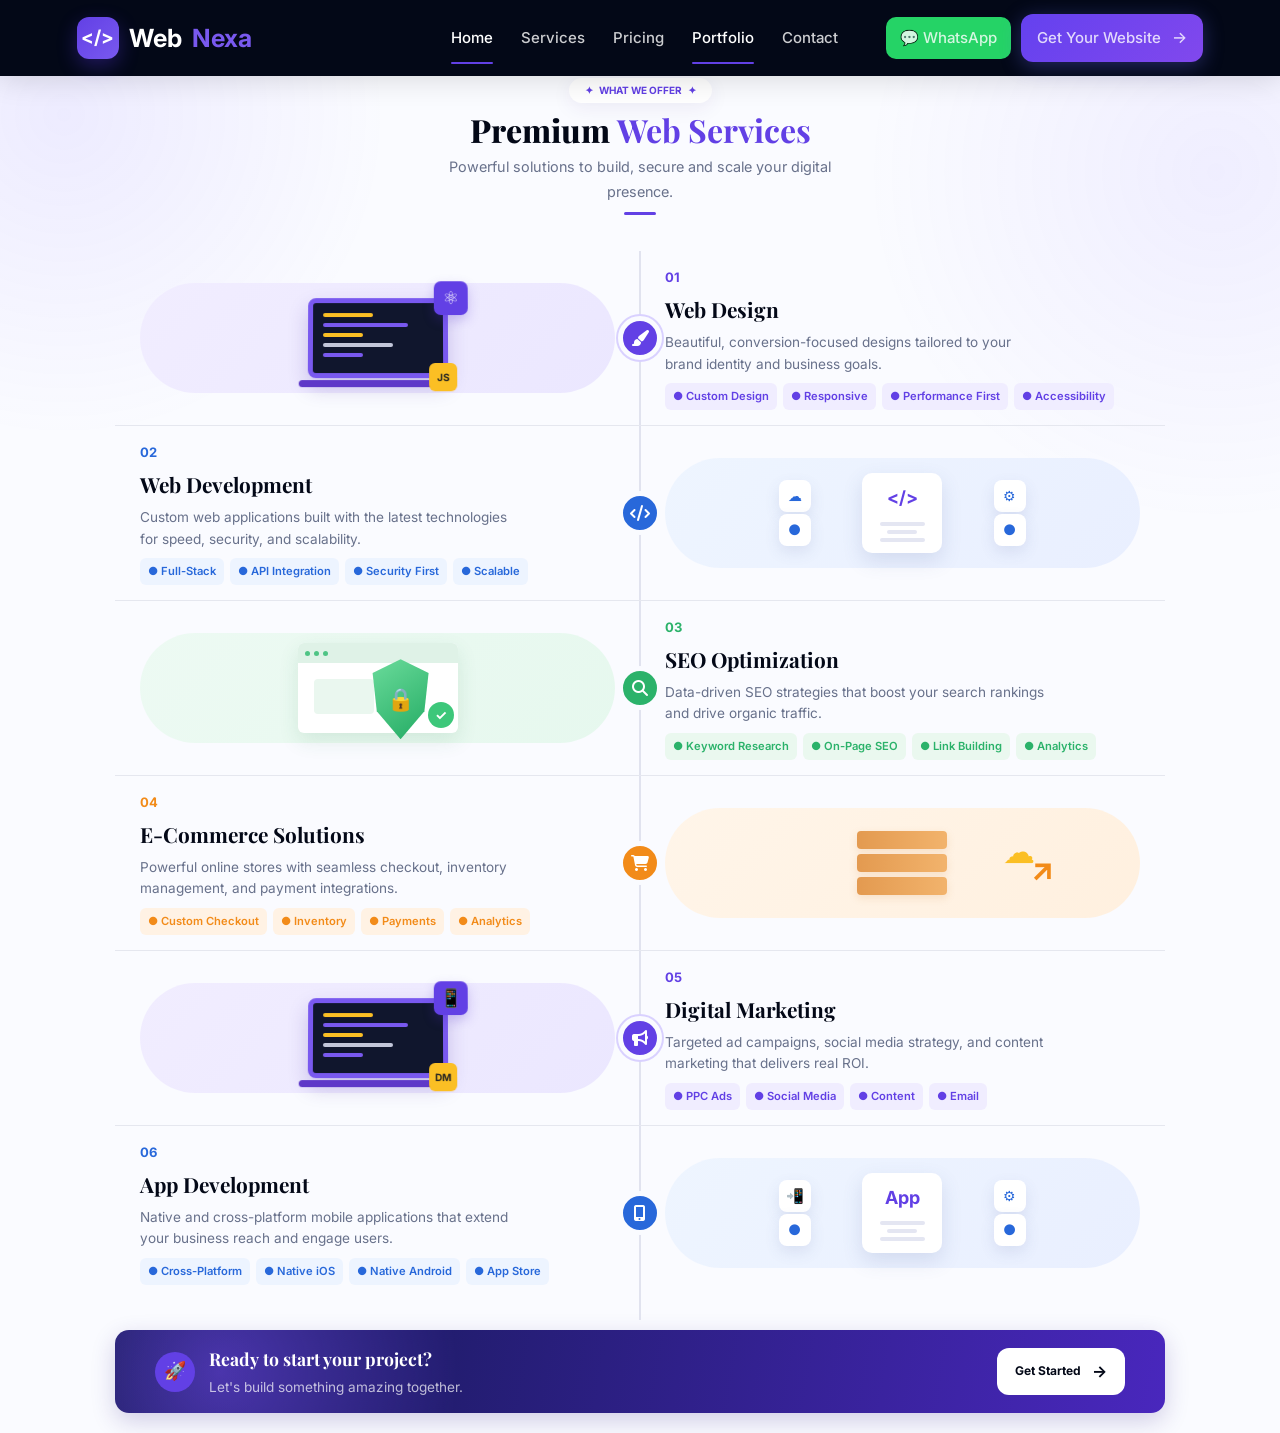
<file: index.html>
<!DOCTYPE html>
<html lang="en">
<head>
    <meta charset="UTF-8">
    <meta name="viewport" content="width=device-width, initial-scale=1.0">
    <title>WebNexa — Premium Web Design & Digital Services</title>
    <link rel="stylesheet" href="css/home.css">
    <link rel="preconnect" href="https://fonts.googleapis.com">
    <link rel="preconnect" href="https://fonts.gstatic.com" crossorigin>
    <link href="https://fonts.googleapis.com/css2?family=Playfair+Display:wght@400;500;600;700;800;900&family=Inter:wght@300;400;500;600;700&display=swap" rel="stylesheet">
    <link rel="stylesheet" href="https://cdnjs.cloudflare.com/ajax/libs/font-awesome/6.5.1/css/all.min.css">
</head>
<body>

<!-- ================= NAVBAR ================= -->
<header class="navbar">
    <a href="index.html" class="logo" aria-label="WebNexa Home">
        <div class="logo-icon">&lt;/&gt;</div>
        <span class="logo-white">Web</span><span class="logo-purple">Nexa</span>
    </a>

    <button class="mobile-toggle" id="mobileToggle" aria-label="Toggle menu" aria-expanded="false">
        <span></span>
        <span></span>
        <span></span>
    </button>

    <nav aria-label="Main navigation" id="mainNav">
        <a href="#home" class="active">Home</a>
        <a href="services.html">Services</a>
        <a href="pricing.html">Pricing</a>
        <a href="portfolio.html" class="active">Portfolio</a>
        <a href="#contact">Contact</a>
        
        <div class="nav-actions">
            <a href="https://wa.me/923008932525" class="whatsapp-btn" target="_blank" rel="noopener noreferrer">💬 WhatsApp</a>
            <a href="requirements.html" class="talk-btn">Get Your Website <span>→</span></a>
        </div>
    </nav>
</header>

<div class="mobile-bottom-bar">
    <a href="https://wa.me/923008932525" class="mobile-bar-btn whatsapp" target="_blank" rel="noopener noreferrer">💬 WhatsApp</a>
    <a href="requirements.html" class="mobile-bar-btn get-started">Get Started <span>→</span></a>
</div>

<!-- ================= HOME ================= -->
<main class="home" id="home">

    <!-- ================= HERO ================= -->
    <section class="hero-title">
        <div class="offer">
            <span>✦</span> WHAT WE OFFER <span>✦</span>
        </div>
        <h1>
            Premium <strong>Web Services</strong>
        </h1>
        <p>
            Powerful solutions to build, secure and scale your digital presence.
        </p>
        <div class="heading-line"></div>
    </section>

    <!-- ================= SERVICES TIMELINE ================= -->
    <section class="timeline" id="services">

        <!-- ===== 01 ===== -->
        <div class="service-row">
            <div class="visual purple-visual">
                <div class="laptop">
                    <div class="screen">
                        <div class="line yellow"></div>
                        <div class="line purple-line"></div>
                        <div class="line yellow small"></div>
                        <div class="line white-line"></div>
                        <div class="line purple-line small"></div>
                    </div>
                    <div class="laptop-base"></div>
                    <div class="react-icon">⚛</div>
                    <div class="js-icon">JS</div>
                </div>
            </div>
            <div class="service-text">
                <span class="number purple">01</span>
                <h2>Web Design</h2>
                <p>Beautiful, conversion-focused designs tailored to your brand identity and business goals.</p>
                <div class="tags">
                    <span>● Custom Design</span>
                    <span>● Responsive</span>
                    <span>● Performance First</span>
                    <span>● Accessibility</span>
                </div>
            </div>
            <div class="timeline-icon purple-icon"><i class="fas fa-paint-brush"></i></div>
        </div>

        <!-- ===== 02 ===== -->
        <div class="service-row reverse">
            <div class="service-text">
                <span class="number blue">02</span>
                <h2>Web Development</h2>
                <p>Custom web applications built with the latest technologies for speed, security, and scalability.</p>
                <div class="tags blue-tags">
                    <span>● Full-Stack</span>
                    <span>● API Integration</span>
                    <span>● Security First</span>
                    <span>● Scalable</span>
                </div>
            </div>
            <div class="visual blue-visual">
                <div class="api-card">
                    <div class="api-title">&lt;/&gt;</div>
                    <div class="api-line"></div>
                    <div class="api-line short"></div>
                    <div class="api-line"></div>
                </div>
                <div class="api-cloud cloud-one">☁</div>
                <div class="api-cloud cloud-two">●</div>
                <div class="api-cloud cloud-three">⚙</div>
                <div class="api-cloud cloud-four">●</div>
            </div>
            <div class="timeline-icon blue-icon"><i class="fas fa-code"></i></div>
        </div>

        <!-- ===== 03 ===== -->
        <div class="service-row">
            <div class="visual green-visual">
                <div class="security-window">
                    <div class="window-top">
                        <i></i>
                        <i></i>
                        <i></i>
                    </div>
                    <div class="window-content"></div>
                    <div class="shield">
                        <span>🔒</span>
                    </div>
                    <div class="check">✓</div>
                </div>
            </div>
            <div class="service-text">
                <span class="number green">03</span>
                <h2>SEO Optimization</h2>
                <p>Data-driven SEO strategies that boost your search rankings and drive organic traffic.</p>
                <div class="tags green-tags">
                    <span>● Keyword Research</span>
                    <span>● On-Page SEO</span>
                    <span>● Link Building</span>
                    <span>● Analytics</span>
                </div>
            </div>
            <div class="timeline-icon green-icon"><i class="fas fa-search"></i></div>
        </div>

        <!-- ===== 04 ===== -->
        <div class="service-row reverse">
            <div class="service-text">
                <span class="number orange">04</span>
                <h2>E-Commerce Solutions</h2>
                <p>Powerful online stores with seamless checkout, inventory management, and payment integrations.</p>
                <div class="tags orange-tags">
                    <span>● Custom Checkout</span>
                    <span>● Inventory</span>
                    <span>● Payments</span>
                    <span>● Analytics</span>
                </div>
            </div>
            <div class="visual orange-visual">
                <div class="server-box">
                    <div class="server"></div>
                    <div class="server"></div>
                    <div class="server"></div>
                </div>
                <div class="growth-arrow">↗</div>
                <div class="cloud">☁</div>
            </div>
            <div class="timeline-icon orange-icon"><i class="fas fa-shopping-cart"></i></div>
        </div>

        <!-- ===== 05 ===== -->
        <div class="service-row">
            <div class="visual purple-visual">
                <div class="laptop">
                    <div class="screen">
                        <div class="line yellow"></div>
                        <div class="line purple-line"></div>
                        <div class="line yellow small"></div>
                        <div class="line white-line"></div>
                        <div class="line purple-line small"></div>
                    </div>
                    <div class="laptop-base"></div>
                    <div class="react-icon">📱</div>
                    <div class="js-icon">DM</div>
                </div>
            </div>
            <div class="service-text">
                <span class="number purple">05</span>
                <h2>Digital Marketing</h2>
                <p>Targeted ad campaigns, social media strategy, and content marketing that delivers real ROI.</p>
                <div class="tags">
                    <span>● PPC Ads</span>
                    <span>● Social Media</span>
                    <span>● Content</span>
                    <span>● Email</span>
                </div>
            </div>
            <div class="timeline-icon purple-icon"><i class="fas fa-bullhorn"></i></div>
        </div>

        <!-- ===== 06 ===== -->
        <div class="service-row reverse">
            <div class="service-text">
                <span class="number blue">06</span>
                <h2>App Development</h2>
                <p>Native and cross-platform mobile applications that extend your business reach and engage users.</p>
                <div class="tags blue-tags">
                    <span>● Cross-Platform</span>
                    <span>● Native iOS</span>
                    <span>● Native Android</span>
                    <span>● App Store</span>
                </div>
            </div>
            <div class="visual blue-visual">
                <div class="api-card">
                    <div class="api-title">App</div>
                    <div class="api-line"></div>
                    <div class="api-line short"></div>
                    <div class="api-line"></div>
                </div>
                <div class="api-cloud cloud-one">📲</div>
                <div class="api-cloud cloud-two">●</div>
                <div class="api-cloud cloud-three">⚙</div>
                <div class="api-cloud cloud-four">●</div>
            </div>
            <div class="timeline-icon blue-icon"><i class="fas fa-mobile-alt"></i></div>
        </div>

    </section>

    <!-- ================= CTA ================= -->
    <section class="cta">
        <div class="cta-left">
            <div class="rocket">🚀</div>
            <div>
                <h3>Ready to start your project?</h3>
                <p>Let's build something amazing together.</p>
            </div>
        </div>
        <a href="requirements.html" class="talk-btn">
            Get Started <span>→</span>
        </a>
    </section>

</main>

<script>
    const mobileToggle = document.getElementById('mobileToggle');
    const mainNav = document.getElementById('mainNav');
    
    if (mobileToggle && mainNav) {
        mobileToggle.addEventListener('click', function() {
            const isOpen = mainNav.classList.toggle('open');
            mobileToggle.classList.toggle('active');
            mobileToggle.setAttribute('aria-expanded', String(isOpen));
            document.body.classList.toggle('menu-open', isOpen);
        });
        
        mainNav.querySelectorAll('a').forEach(function(link) {
            link.addEventListener('click', function() {
                mainNav.classList.remove('open');
                mobileToggle.classList.remove('active');
                mobileToggle.setAttribute('aria-expanded', 'false');
                document.body.classList.remove('menu-open');
            });
        });
        
        document.addEventListener('keydown', function(e) {
            if (e.key === 'Escape' && mainNav.classList.contains('open')) {
                mainNav.classList.remove('open');
                mobileToggle.classList.remove('active');
                mobileToggle.setAttribute('aria-expanded', 'false');
                document.body.classList.remove('menu-open');
            }
        });
    }
</script>

</body>
</html>
</file>
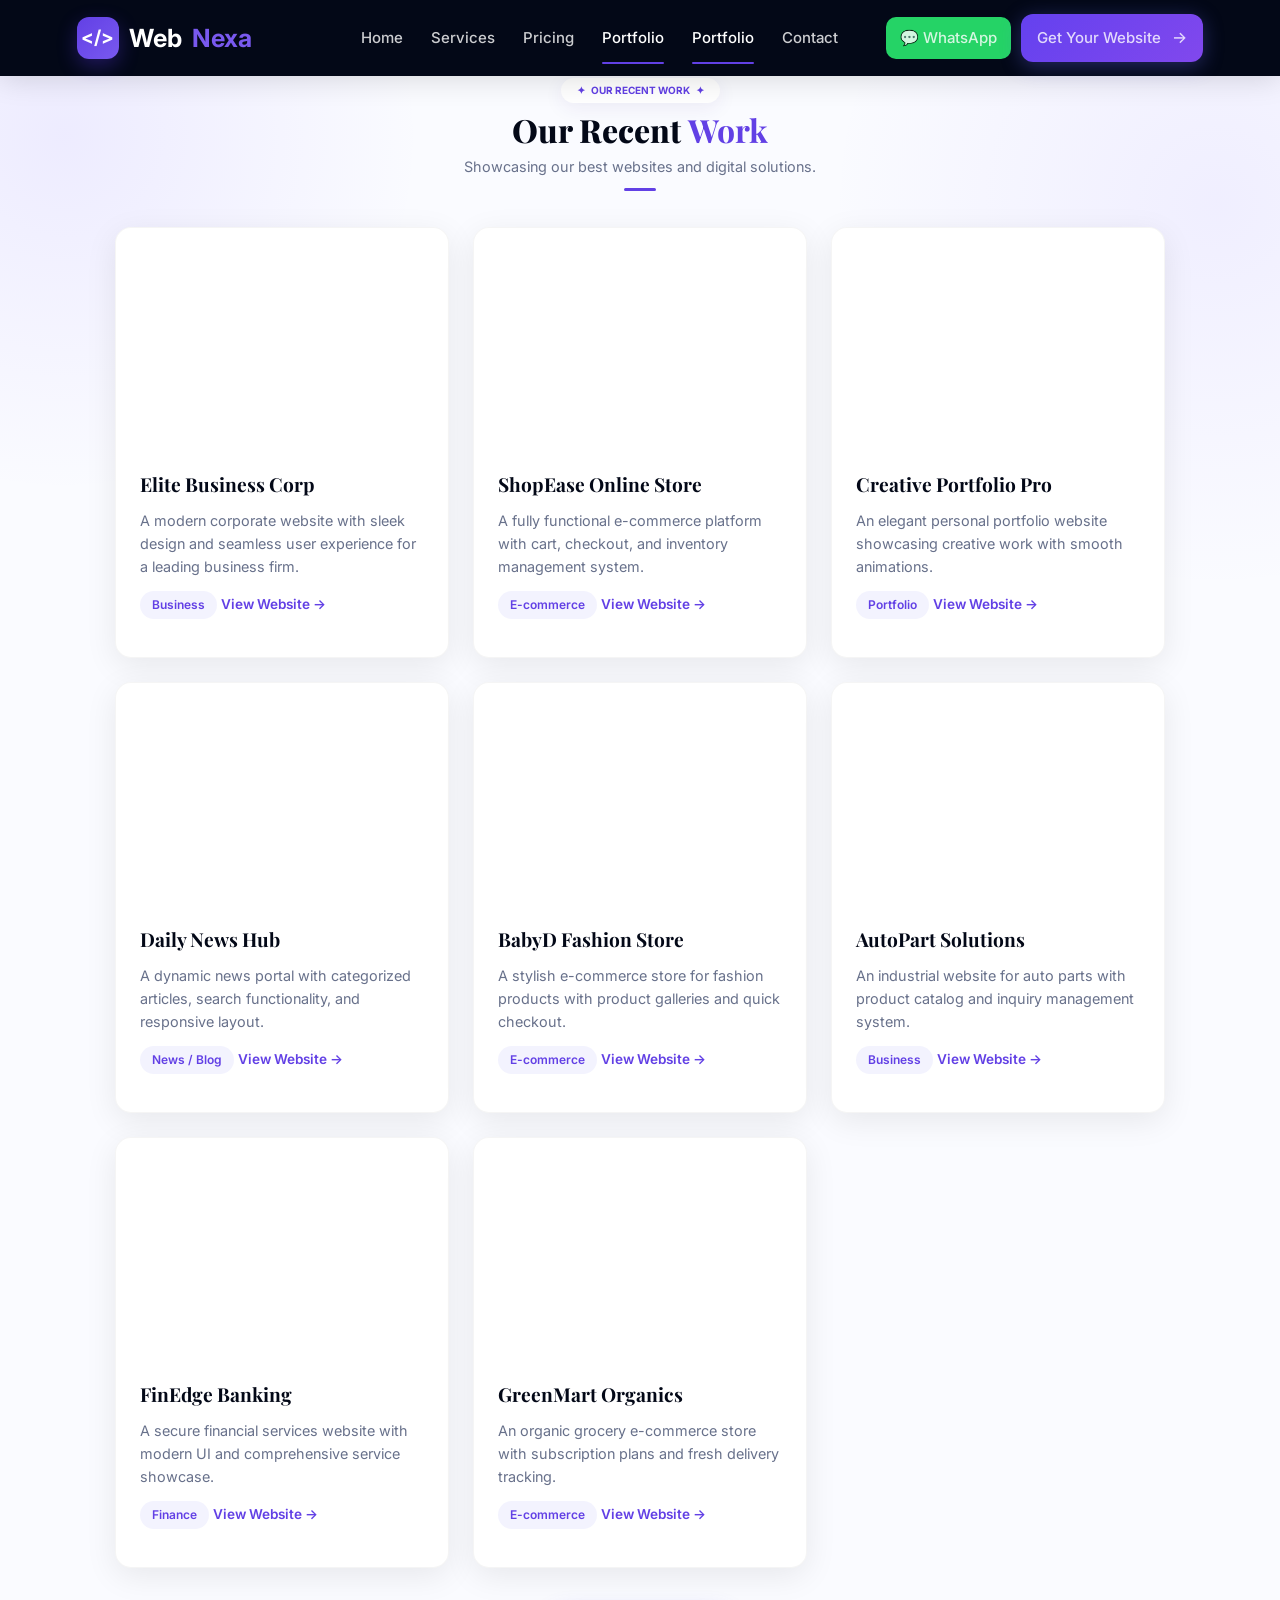
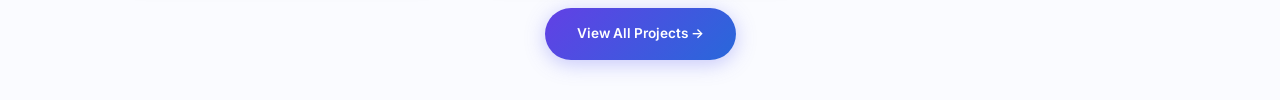
<file: portfolio.html>
<!DOCTYPE html>
<html lang="en">
<head>
    <meta charset="UTF-8">
    <meta name="viewport" content="width=device-width, initial-scale=1.0">
    <title>WebNexa — Portfolio</title>
    <link rel="stylesheet" href="css/home.css">
    <link rel="preconnect" href="https://fonts.googleapis.com">
    <link rel="preconnect" href="https://fonts.gstatic.com" crossorigin>
    <link href="https://fonts.googleapis.com/css2?family=Playfair+Display:wght@400;500;600;700;800;900&family=Inter:wght@300;400;500;600;700&display=swap" rel="stylesheet">
    <link rel="stylesheet" href="https://cdnjs.cloudflare.com/ajax/libs/font-awesome/6.5.1/css/all.min.css">
</head>
<body>

<!-- ================= NAVBAR ================= -->
<header class="navbar">
    <a href="index.html" class="logo" aria-label="WebNexa Home">
        <div class="logo-icon">&lt;/&gt;</div>
        <span class="logo-white">Web</span><span class="logo-purple">Nexa</span>
    </a>

    <button class="mobile-toggle" id="mobileToggle" aria-label="Toggle menu" aria-expanded="false">
        <span></span>
        <span></span>
        <span></span>
    </button>

    <nav aria-label="Main navigation" id="mainNav">
        <a href="index.html">Home</a>
        <a href="services.html">Services</a>
        <a href="pricing.html">Pricing</a>
        <a href="portfolio.html" class="active">Portfolio</a>
        <a href="portfolio.html" class="active">Portfolio</a>
        <a href="index.html#contact">Contact</a>
        
        <div class="nav-actions">
            <a href="https://wa.me/923008932525" class="whatsapp-btn" target="_blank" rel="noopener noreferrer">💬 WhatsApp</a>
            <a href="requirements.html" class="talk-btn">Get Your Website <span>→</span></a>
        </div>
    </nav>
</header> 

<div class="mobile-bottom-bar">
    <a href="https://wa.me/923008932525" class="mobile-bar-btn whatsapp" target="_blank" rel="noopener noreferrer">💬 WhatsApp</a>
    <a href="requirements.html" class="mobile-bar-btn get-started">Get Started <span>→</span></a>
</div>

<!-- ================= PORTFOLIO ================= -->
<main class="portfolio-page" id="portfolio">

    <!-- ================= PORTFOLIO HERO ================= -->
    <section class="portfolio-hero">
        <div class="offer">
            <span>✦</span> OUR RECENT WORK <span>✦</span>
        </div>
        <h1>
            Our Recent <strong>Work</strong>
        </h1>
        <p>
            Showcasing our best websites and digital solutions.
        </p>
        <div class="heading-line"></div>
    </section>

    <!-- ================= PORTFOLIO GRID ================= -->
    <section class="portfolio-section">
        <div class="portfolio-grid">

            <!-- Project 1 -->
            <div class="portfolio-card">
                <div class="portfolio-image business-mockup">
                    <div class="site-homepage">
                        <div class="site-header">
                            <div class="site-logo-text"></div>
                            <div class="site-nav">
                                <span></span><span></span><span></span>
                            </div>
                        </div>
                        <div class="site-hero">
                            <div class="site-hero-tag"></div>
                            <div class="site-hero-title"></div>
                            <div class="site-hero-sub"></div>
                            <div class="site-hero-btns">
                                <div class="site-btn primary"></div>
                                <div class="site-btn outline"></div>
                            </div>
                        </div>
                        <div class="site-grid-3">
                            <div class="site-card">
                                <div class="site-card-icon"></div>
                                <div class="site-line"></div>
                                <div class="site-line short"></div>
                            </div>
                            <div class="site-card">
                                <div class="site-card-icon"></div>
                                <div class="site-line"></div>
                                <div class="site-line short"></div>
                            </div>
                            <div class="site-card">
                                <div class="site-card-icon"></div>
                                <div class="site-line"></div>
                                <div class="site-line short"></div>
                            </div>
                        </div>
                    </div>
                </div>
                <div class="portfolio-info">
                    <h3>Elite Business Corp</h3>
                    <p>A modern corporate website with sleek design and seamless user experience for a leading business firm.</p>
                    <span class="portfolio-category">Business</span>
                    <a href="#" class="portfolio-link-btn">View Website →</a>
                </div>
            </div>

            <!-- Project 2 -->
            <div class="portfolio-card">
                <div class="portfolio-image ecommerce-mockup">
                    <div class="site-homepage">
                        <div class="site-header">
                            <div class="site-logo-text"></div>
                            <div class="site-nav">
                                <span></span><span></span><span></span>
                            </div>
                        </div>
                        <div class="site-hero">
                            <div class="site-hero-tag"></div>
                            <div class="site-hero-title"></div>
                            <div class="site-hero-sub"></div>
                            <div class="site-hero-btns">
                                <div class="site-btn primary"></div>
                                <div class="site-btn outline"></div>
                            </div>
                        </div>
                        <div class="site-grid-3">
                            <div class="site-card">
                                <div class="site-card-icon"></div>
                                <div class="site-line"></div>
                                <div class="site-line short"></div>
                            </div>
                            <div class="site-card">
                                <div class="site-card-icon"></div>
                                <div class="site-line"></div>
                                <div class="site-line short"></div>
                            </div>
                            <div class="site-card">
                                <div class="site-card-icon"></div>
                                <div class="site-line"></div>
                                <div class="site-line short"></div>
                            </div>
                        </div>
                    </div>
                </div>
                <div class="portfolio-info">
                    <h3>ShopEase Online Store</h3>
                    <p>A fully functional e-commerce platform with cart, checkout, and inventory management system.</p>
                    <span class="portfolio-category">E-commerce</span>
                    <a href="#" class="portfolio-link-btn">View Website →</a>
                </div>
            </div>

            <!-- Project 3 -->
            <div class="portfolio-card">
                <div class="portfolio-image portfolio-mockup">
                    <div class="site-homepage">
                        <div class="site-header">
                            <div class="site-logo-text"></div>
                            <div class="site-nav">
                                <span></span><span></span><span></span>
                            </div>
                        </div>
                        <div class="site-hero">
                            <div class="site-hero-tag"></div>
                            <div class="site-hero-title"></div>
                            <div class="site-hero-sub"></div>
                            <div class="site-hero-btns">
                                <div class="site-btn primary"></div>
                                <div class="site-btn outline"></div>
                            </div>
                        </div>
                        <div class="site-grid-3">
                            <div class="site-card">
                                <div class="site-card-icon"></div>
                                <div class="site-line"></div>
                                <div class="site-line short"></div>
                            </div>
                            <div class="site-card">
                                <div class="site-card-icon"></div>
                                <div class="site-line"></div>
                                <div class="site-line short"></div>
                            </div>
                            <div class="site-card">
                                <div class="site-card-icon"></div>
                                <div class="site-line"></div>
                                <div class="site-line short"></div>
                            </div>
                        </div>
                    </div>
                </div>
                <div class="portfolio-info">
                    <h3>Creative Portfolio Pro</h3>
                    <p>An elegant personal portfolio website showcasing creative work with smooth animations.</p>
                    <span class="portfolio-category">Portfolio</span>
                    <a href="#" class="portfolio-link-btn">View Website →</a>
                </div>
            </div>

            <!-- Project 4 -->
            <div class="portfolio-card">
                <div class="portfolio-image news-mockup">
                    <div class="site-homepage">
                        <div class="site-header">
                            <div class="site-logo-text"></div>
                            <div class="site-nav">
                                <span></span><span></span><span></span>
                            </div>
                        </div>
                        <div class="site-hero">
                            <div class="site-hero-tag"></div>
                            <div class="site-hero-title"></div>
                            <div class="site-hero-sub"></div>
                            <div class="site-hero-btns">
                                <div class="site-btn primary"></div>
                                <div class="site-btn outline"></div>
                            </div>
                        </div>
                        <div class="site-grid-3">
                            <div class="site-card">
                                <div class="site-card-icon"></div>
                                <div class="site-line"></div>
                                <div class="site-line short"></div>
                            </div>
                            <div class="site-card">
                                <div class="site-card-icon"></div>
                                <div class="site-line"></div>
                                <div class="site-line short"></div>
                            </div>
                            <div class="site-card">
                                <div class="site-card-icon"></div>
                                <div class="site-line"></div>
                                <div class="site-line short"></div>
                            </div>
                        </div>
                    </div>
                </div>
                <div class="portfolio-info">
                    <h3>Daily News Hub</h3>
                    <p>A dynamic news portal with categorized articles, search functionality, and responsive layout.</p>
                    <span class="portfolio-category">News / Blog</span>
                    <a href="#" class="portfolio-link-btn">View Website →</a>
                </div>
            </div>

            <!-- Project 5 -->
            <div class="portfolio-card">
                <div class="portfolio-image store-mockup">
                    <div class="site-homepage">
                        <div class="site-header">
                            <div class="site-logo-text"></div>
                            <div class="site-nav">
                                <span></span><span></span><span></span>
                            </div>
                        </div>
                        <div class="site-hero">
                            <div class="site-hero-tag"></div>
                            <div class="site-hero-title"></div>
                            <div class="site-hero-sub"></div>
                            <div class="site-hero-btns">
                                <div class="site-btn primary"></div>
                                <div class="site-btn outline"></div>
                            </div>
                        </div>
                        <div class="site-grid-3">
                            <div class="site-card">
                                <div class="site-card-icon"></div>
                                <div class="site-line"></div>
                                <div class="site-line short"></div>
                            </div>
                            <div class="site-card">
                                <div class="site-card-icon"></div>
                                <div class="site-line"></div>
                                <div class="site-line short"></div>
                            </div>
                            <div class="site-card">
                                <div class="site-card-icon"></div>
                                <div class="site-line"></div>
                                <div class="site-line short"></div>
                            </div>
                        </div>
                    </div>
                </div>
                <div class="portfolio-info">
                    <h3>BabyD Fashion Store</h3>
                    <p>A stylish e-commerce store for fashion products with product galleries and quick checkout.</p>
                    <span class="portfolio-category">E-commerce</span>
                    <a href="#" class="portfolio-link-btn">View Website →</a>
                </div>
            </div>

            <!-- Project 6 -->
            <div class="portfolio-card">
                <div class="portfolio-image carpart-mockup">
                    <div class="site-homepage">
                        <div class="site-header">
                            <div class="site-logo-text"></div>
                            <div class="site-nav">
                                <span></span><span></span><span></span>
                            </div>
                        </div>
                        <div class="site-hero">
                            <div class="site-hero-tag"></div>
                            <div class="site-hero-title"></div>
                            <div class="site-hero-sub"></div>
                            <div class="site-hero-btns">
                                <div class="site-btn primary"></div>
                                <div class="site-btn outline"></div>
                            </div>
                        </div>
                        <div class="site-grid-3">
                            <div class="site-card">
                                <div class="site-card-icon"></div>
                                <div class="site-line"></div>
                                <div class="site-line short"></div>
                            </div>
                            <div class="site-card">
                                <div class="site-card-icon"></div>
                                <div class="site-line"></div>
                                <div class="site-line short"></div>
                            </div>
                            <div class="site-card">
                                <div class="site-card-icon"></div>
                                <div class="site-line"></div>
                                <div class="site-line short"></div>
                            </div>
                        </div>
                    </div>
                </div>
                <div class="portfolio-info">
                    <h3>AutoPart Solutions</h3>
                    <p>An industrial website for auto parts with product catalog and inquiry management system.</p>
                    <span class="portfolio-category">Business</span>
                    <a href="#" class="portfolio-link-btn">View Website →</a>
                </div>
            </div>

            <!-- Project 7 -->
            <div class="portfolio-card">
                <div class="portfolio-image business-mockup">
                    <div class="site-homepage">
                        <div class="site-header">
                            <div class="site-logo-text"></div>
                            <div class="site-nav">
                                <span></span><span></span><span></span>
                            </div>
                        </div>
                        <div class="site-hero">
                            <div class="site-hero-tag"></div>
                            <div class="site-hero-title"></div>
                            <div class="site-hero-sub"></div>
                            <div class="site-hero-btns">
                                <div class="site-btn primary"></div>
                                <div class="site-btn outline"></div>
                            </div>
                        </div>
                        <div class="site-grid-3">
                            <div class="site-card">
                                <div class="site-card-icon"></div>
                                <div class="site-line"></div>
                                <div class="site-line short"></div>
                            </div>
                            <div class="site-card">
                                <div class="site-card-icon"></div>
                                <div class="site-line"></div>
                                <div class="site-line short"></div>
                            </div>
                            <div class="site-card">
                                <div class="site-card-icon"></div>
                                <div class="site-line"></div>
                                <div class="site-line short"></div>
                            </div>
                        </div>
                    </div>
                </div>
                <div class="portfolio-info">
                    <h3>FinEdge Banking</h3>
                    <p>A secure financial services website with modern UI and comprehensive service showcase.</p>
                    <span class="portfolio-category">Finance</span>
                    <a href="#" class="portfolio-link-btn">View Website →</a>
                </div>
            </div>

            <!-- Project 8 -->
            <div class="portfolio-card">
                <div class="portfolio-image ecommerce-mockup">
                    <div class="site-homepage">
                        <div class="site-header">
                            <div class="site-logo-text"></div>
                            <div class="site-nav">
                                <span></span><span></span><span></span>
                            </div>
                        </div>
                        <div class="site-hero">
                            <div class="site-hero-tag"></div>
                            <div class="site-hero-title"></div>
                            <div class="site-hero-sub"></div>
                            <div class="site-hero-btns">
                                <div class="site-btn primary"></div>
                                <div class="site-btn outline"></div>
                            </div>
                        </div>
                        <div class="site-grid-3">
                            <div class="site-card">
                                <div class="site-card-icon"></div>
                                <div class="site-line"></div>
                                <div class="site-line short"></div>
                            </div>
                            <div class="site-card">
                                <div class="site-card-icon"></div>
                                <div class="site-line"></div>
                                <div class="site-line short"></div>
                            </div>
                            <div class="site-card">
                                <div class="site-card-icon"></div>
                                <div class="site-line"></div>
                                <div class="site-line short"></div>
                            </div>
                        </div>
                    </div>
                </div>
                <div class="portfolio-info">
                    <h3>GreenMart Organics</h3>
                    <p>An organic grocery e-commerce store with subscription plans and fresh delivery tracking.</p>
                    <span class="portfolio-category">E-commerce</span>
                    <a href="#" class="portfolio-link-btn">View Website →</a>
                </div>
            </div>

        </div>

        <!-- ================= VIEW ALL PROJECTS ================= -->
        <div class="view-all-wrapper">
            <a href="#" class="view-all-btn">View All Projects →</a>
        </div>
    </section>

</main>

<script>
    const mobileToggle = document.getElementById('mobileToggle');
    const mainNav = document.getElementById('mainNav');
    
    if (mobileToggle && mainNav) {
        mobileToggle.addEventListener('click', function() {
            const isOpen = mainNav.classList.toggle('open');
            mobileToggle.classList.toggle('active');
            mobileToggle.setAttribute('aria-expanded', String(isOpen));
            document.body.classList.toggle('menu-open', isOpen);
        });
        
        mainNav.querySelectorAll('a').forEach(function(link) {
            link.addEventListener('click', function() {
                mainNav.classList.remove('open');
                mobileToggle.classList.remove('active');
                mobileToggle.setAttribute('aria-expanded', 'false');
                document.body.classList.remove('menu-open');
            });
        });
        
        document.addEventListener('keydown', function(e) {
            if (e.key === 'Escape' && mainNav.classList.contains('open')) {
                mainNav.classList.remove('open');
                mobileToggle.classList.remove('active');
                mobileToggle.setAttribute('aria-expanded', 'false');
                document.body.classList.remove('menu-open');
            }
        });
    }
</script>

</body>
</html>
</file>
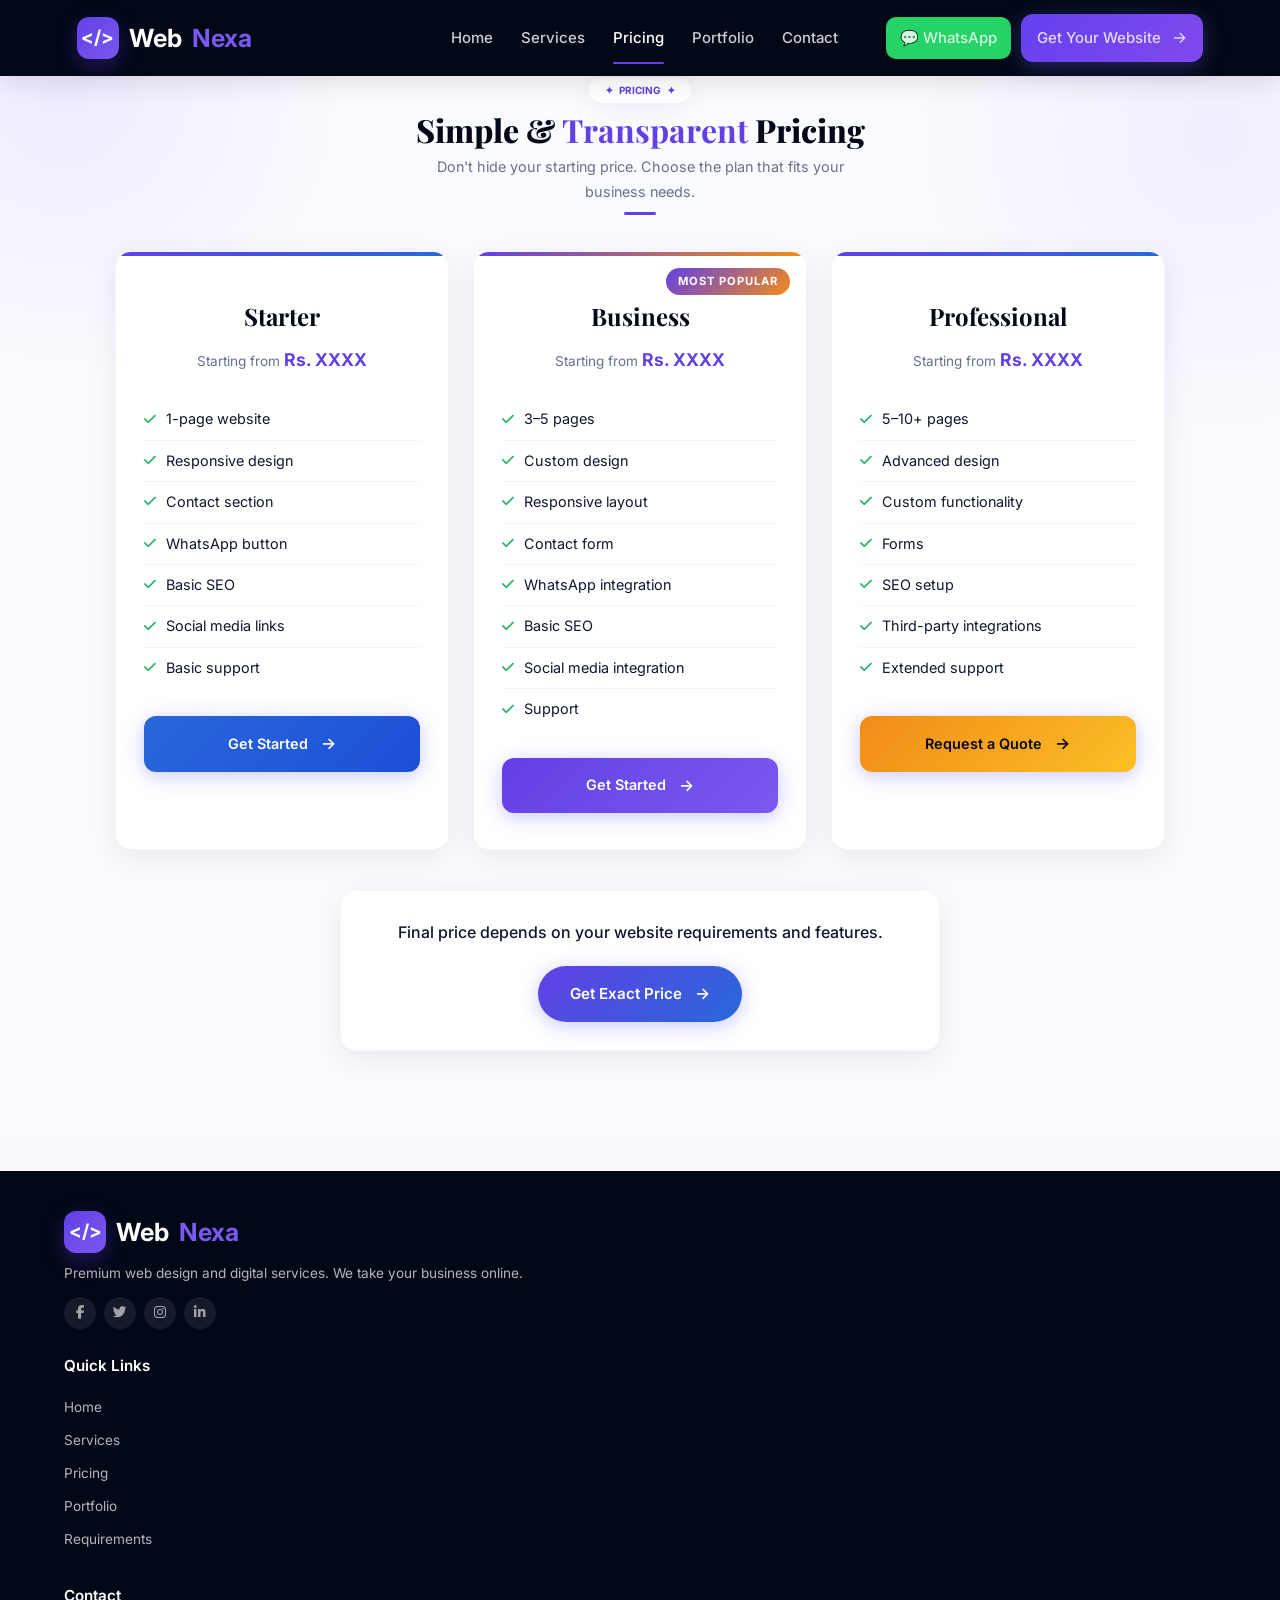
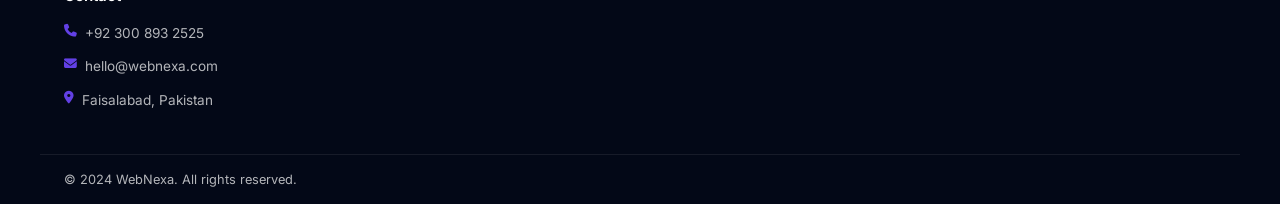
<file: pricing.html>
<!DOCTYPE html>
<html lang="en">
<head>
    <meta charset="UTF-8">
    <meta name="viewport" content="width=device-width, initial-scale=1.0">
    <title>Pricing — WebNexa</title>
    <link rel="stylesheet" href="css/home.css">
    <link rel="preconnect" href="https://fonts.googleapis.com">
    <link rel="preconnect" href="https://fonts.gstatic.com" crossorigin>
    <link href="https://fonts.googleapis.com/css2?family=Playfair+Display:wght@400;500;600;700;800;900&family=Inter:wght@300;400;500;600;700&display=swap" rel="stylesheet">
    <link rel="stylesheet" href="https://cdnjs.cloudflare.com/ajax/libs/font-awesome/6.5.1/css/all.min.css">
</head>
<body>

<!-- ================= NAVBAR ================= -->
<header class="navbar">
    <a href="index.html" class="logo" aria-label="WebNexa Home">
        <div class="logo-icon">&lt;/&gt;</div>
        <span class="logo-white">Web</span><span class="logo-purple">Nexa</span>
    </a>

    <button class="mobile-toggle" id="mobileToggle" aria-label="Toggle menu" aria-expanded="false">
        <span></span>
        <span></span>
        <span></span>
    </button>

    <nav aria-label="Main navigation" id="mainNav">
        <a href="index.html">Home</a>
        <a href="index.html#services">Services</a>
        <a href="pricing.html" class="active">Pricing</a>
        <a href="portfolio.html">Portfolio</a>
        <a href="index.html#contact">Contact</a>
        
        <div class="nav-actions">
            <a href="https://wa.me/923008932525" class="whatsapp-btn" target="_blank" rel="noopener noreferrer">💬 WhatsApp</a>
            <a href="requirements.html" class="talk-btn">Get Your Website <span>→</span></a>
        </div>
    </nav>
</header>

<div class="mobile-bottom-bar">
    <a href="https://wa.me/923008932525" class="mobile-bar-btn whatsapp" target="_blank" rel="noopener noreferrer">💬 WhatsApp</a>
    <a href="requirements.html" class="mobile-bar-btn get-started">Get Started <span>→</span></a>
</div>

<!-- ================= PRICING ================= -->
<main class="pricing-page">

    <!-- ================= PRICING HERO ================= -->
    <section class="pricing-hero">
        <div class="offer">
            <span>✦</span> PRICING <span>✦</span>
        </div>
        <h1>
            Simple & <strong>Transparent</strong> Pricing
        </h1>
        <p>
            Don't hide your starting price. Choose the plan that fits your business needs.
        </p>
        <div class="heading-line"></div>
    </section>

    <!-- ================= PRICING CARDS ================= -->
    <section class="pricing-cards">

        <!-- ===== STARTER ===== -->
        <div class="pricing-card">
            <div class="pricing-header">
                <h3>Starter</h3>
                <p class="pricing-subtitle">Starting from <span>Rs. XXXX</span></p>
            </div>
            <ul class="pricing-features">
                <li><i class="fas fa-check"></i> 1-page website</li>
                <li><i class="fas fa-check"></i> Responsive design</li>
                <li><i class="fas fa-check"></i> Contact section</li>
                <li><i class="fas fa-check"></i> WhatsApp button</li>
                <li><i class="fas fa-check"></i> Basic SEO</li>
                <li><i class="fas fa-check"></i> Social media links</li>
                <li><i class="fas fa-check"></i> Basic support</li>
            </ul>
            <a href="requirements.html" class="pricing-btn starter-btn">
                Get Started <span>→</span>
            </a>
        </div>

        <!-- ===== BUSINESS ===== -->
        <div class="pricing-card popular">
            <div class="popular-badge">Most Popular</div>
            <div class="pricing-header">
                <h3>Business</h3>
                <p class="pricing-subtitle">Starting from <span>Rs. XXXX</span></p>
            </div>
            <ul class="pricing-features">
                <li><i class="fas fa-check"></i> 3–5 pages</li>
                <li><i class="fas fa-check"></i> Custom design</li>
                <li><i class="fas fa-check"></i> Responsive layout</li>
                <li><i class="fas fa-check"></i> Contact form</li>
                <li><i class="fas fa-check"></i> WhatsApp integration</li>
                <li><i class="fas fa-check"></i> Basic SEO</li>
                <li><i class="fas fa-check"></i> Social media integration</li>
                <li><i class="fas fa-check"></i> Support</li>
            </ul>
            <a href="requirements.html" class="pricing-btn business-btn">
                Get Started <span>→</span>
            </a>
        </div>

        <!-- ===== PROFESSIONAL ===== -->
        <div class="pricing-card">
            <div class="pricing-header">
                <h3>Professional</h3>
                <p class="pricing-subtitle">Starting from <span>Rs. XXXX</span></p>
            </div>
            <ul class="pricing-features">
                <li><i class="fas fa-check"></i> 5–10+ pages</li>
                <li><i class="fas fa-check"></i> Advanced design</li>
                <li><i class="fas fa-check"></i> Custom functionality</li>
                <li><i class="fas fa-check"></i> Forms</li>
                <li><i class="fas fa-check"></i> SEO setup</li>
                <li><i class="fas fa-check"></i> Third-party integrations</li>
                <li><i class="fas fa-check"></i> Extended support</li>
            </ul>
            <a href="requirements.html" class="pricing-btn professional-btn">
                Request a Quote <span>→</span>
            </a>
        </div>

    </section>

    <!-- ================= BOTTOM CTA ================= -->
    <section class="pricing-bottom">
        <p>Final price depends on your website requirements and features.</p>
        <a href="requirements.html" class="pricing-exact-btn">
            Get Exact Price <span>→</span>
        </a>
    </section>

</main>

<!-- ================= FOOTER ================= -->
<footer class="footer">
    <div class="footer-grid">
        <div class="footer-brand">
            <a href="index.html" class="logo">
                <div class="logo-icon">&lt;/&gt;</div>
                <span class="logo-white">Web</span><span class="logo-purple">Nexa</span>
            </a>
            <p class="footer-desc">Premium web design and digital services. We take your business online.</p>
            <div class="footer-social">
                <a href="#" aria-label="Facebook"><i class="fab fa-facebook-f"></i></a>
                <a href="#" aria-label="Twitter"><i class="fab fa-twitter"></i></a>
                <a href="#" aria-label="Instagram"><i class="fab fa-instagram"></i></a>
                <a href="#" aria-label="LinkedIn"><i class="fab fa-linkedin-in"></i></a>
            </div>
        </div>
        <div class="footer-links">
            <h4>Quick Links</h4>
            <ul>
                <li><a href="index.html">Home</a></li>
                <li><a href="index.html#services">Services</a></li>
                <li><a href="pricing.html">Pricing</a></li>
                <li><a href="portfolio.html">Portfolio</a></li>
                <li><a href="requirements.html">Requirements</a></li>
            </ul>
        </div>
        <div class="footer-contact">
            <h4>Contact</h4>
            <div class="contact-item">
                <i class="fas fa-phone"></i>
                <span>+92 300 893 2525</span>
            </div>
            <div class="contact-item">
                <i class="fas fa-envelope"></i>
                <span>hello@webnexa.com</span>
            </div>
            <div class="contact-item">
                <i class="fas fa-map-marker-alt"></i>
                <span>Faisalabad, Pakistan</span>
            </div>
        </div>
    </div>
    <div class="footer-bottom">
        <p>&copy; 2024 WebNexa. All rights reserved.</p>
    </div>
</footer>

<script>
    const mobileToggle = document.getElementById('mobileToggle');
    const mainNav = document.getElementById('mainNav');
    
    if (mobileToggle && mainNav) {
        mobileToggle.addEventListener('click', function() {
            const isOpen = mainNav.classList.toggle('open');
            mobileToggle.classList.toggle('active');
            mobileToggle.setAttribute('aria-expanded', String(isOpen));
            document.body.classList.toggle('menu-open', isOpen);
        });
        
        mainNav.querySelectorAll('a').forEach(function(link) {
            link.addEventListener('click', function() {
                mainNav.classList.remove('open');
                mobileToggle.classList.remove('active');
                mobileToggle.setAttribute('aria-expanded', 'false');
                document.body.classList.remove('menu-open');
            });
        });
        
        document.addEventListener('keydown', function(e) {
            if (e.key === 'Escape' && mainNav.classList.contains('open')) {
                mainNav.classList.remove('open');
                mobileToggle.classList.remove('active');
                mobileToggle.setAttribute('aria-expanded', 'false');
                document.body.classList.remove('menu-open');
            }
        });
    }
</script>

</body>
</html>
</file>
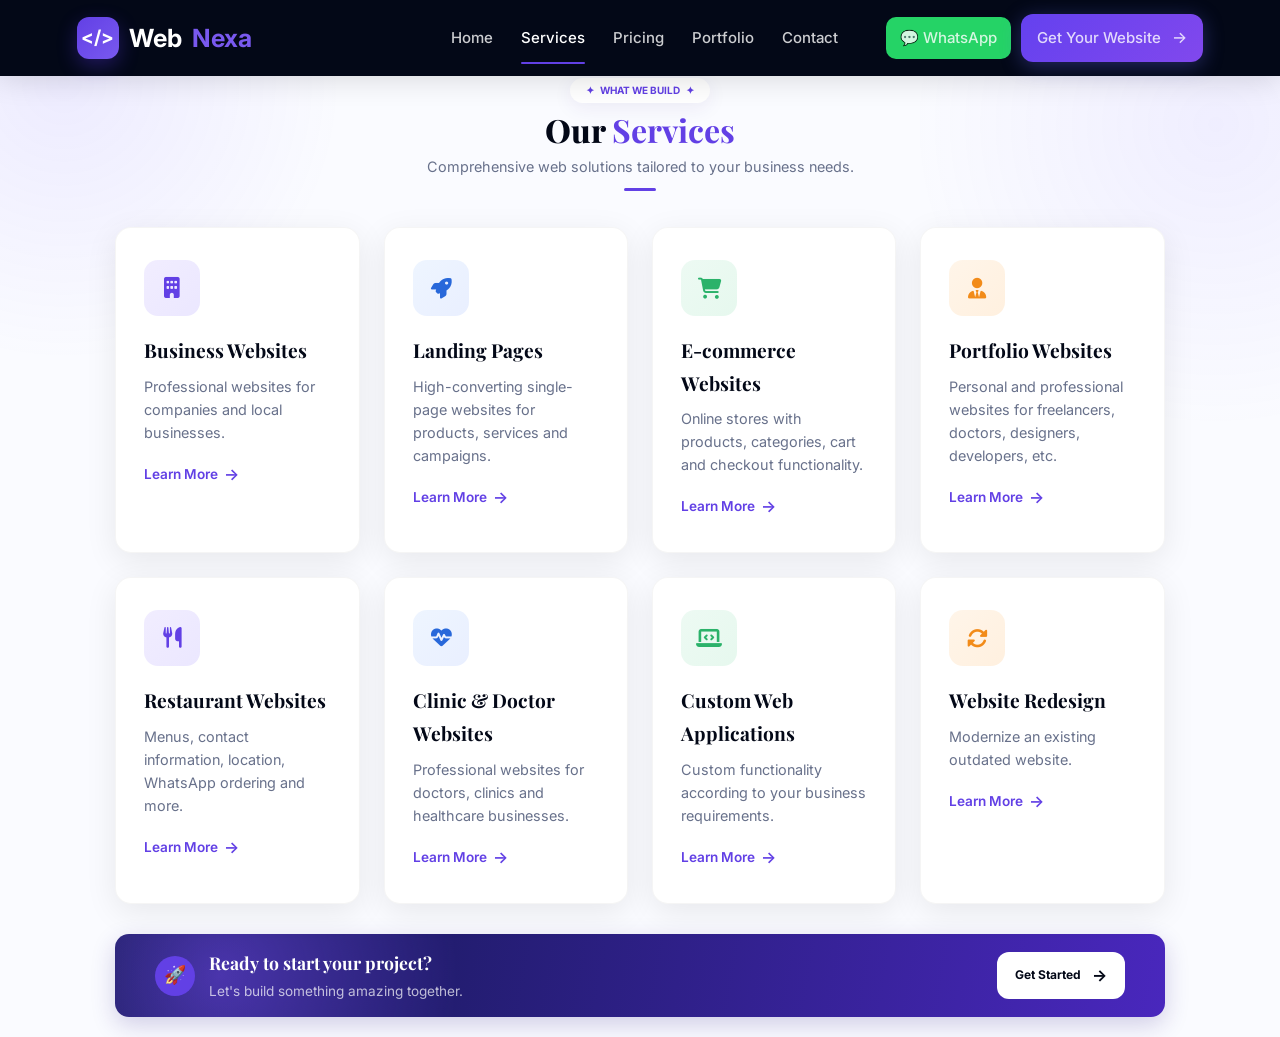
<file: services.html>
<!DOCTYPE html>
<html lang="en">
<head>
    <meta charset="UTF-8">
    <meta name="viewport" content="width=device-width, initial-scale=1.0">
    <title>WebNexa — Services</title>
    <link rel="stylesheet" href="css/home.css">
    <link rel="preconnect" href="https://fonts.googleapis.com">
    <link rel="preconnect" href="https://fonts.gstatic.com" crossorigin>
    <link href="https://fonts.googleapis.com/css2?family=Playfair+Display:wght@400;500;600;700;800;900&family=Inter:wght@300;400;500;600;700&display=swap" rel="stylesheet">
    <link rel="stylesheet" href="https://cdnjs.cloudflare.com/ajax/libs/font-awesome/6.5.1/css/all.min.css">
</head>
<body>

<!-- ================= NAVBAR ================= -->
<header class="navbar">
    <a href="index.html" class="logo" aria-label="WebNexa Home">
        <div class="logo-icon">&lt;/&gt;</div>
        <span class="logo-white">Web</span><span class="logo-purple">Nexa</span>
    </a>

    <button class="mobile-toggle" id="mobileToggle" aria-label="Toggle menu" aria-expanded="false">
        <span></span>
        <span></span>
        <span></span>
    </button>

    <nav aria-label="Main navigation" id="mainNav">
        <a href="index.html">Home</a>
        <a href="services.html" class="active">Services</a>
        <a href="index.html#pricing">Pricing</a>
        <a href="portfolio.html">Portfolio</a>
        <a href="index.html#contact">Contact</a>
        
        <div class="nav-actions">
            <a href="https://wa.me/923008932525" class="whatsapp-btn" target="_blank" rel="noopener noreferrer">💬 WhatsApp</a>
            <a href="requirements.html" class="talk-btn">Get Your Website <span>→</span></a>
        </div>
    </nav>
</header>

<div class="mobile-bottom-bar">
    <a href="https://wa.me/923008932525" class="mobile-bar-btn whatsapp" target="_blank" rel="noopener noreferrer">💬 WhatsApp</a>
    <a href="requirements.html" class="mobile-bar-btn get-started">Get Started <span>→</span></a>
</div>

<!-- ================= SERVICES ================= -->
<main class="services-page" id="services">

    <!-- ================= HERO TITLE ================= -->
    <section class="hero-title">
        <div class="offer">
            <span>✦</span> WHAT WE BUILD <span>✦</span>
        </div>
        <h1>
            Our <strong>Services</strong>
        </h1>
        <p>
            Comprehensive web solutions tailored to your business needs.
        </p>
        <div class="heading-line"></div>
    </section>

    <!-- ================= SERVICES GRID ================= -->
    <section class="services-section">
        <div class="services-grid">

            <!-- 01 Business Websites -->
            <div class="service-card purple-card">
                <div class="service-card-icon">
                    <i class="fas fa-building"></i>
                </div>
                <h3>Business Websites</h3>
                <p>Professional websites for companies and local businesses.</p>
                <a href="requirements.html" class="service-link">Learn More <span>→</span></a>
            </div>

            <!-- 02 Landing Pages -->
            <div class="service-card blue-card">
                <div class="service-card-icon">
                    <i class="fas fa-rocket"></i>
                </div>
                <h3>Landing Pages</h3>
                <p>High-converting single-page websites for products, services and campaigns.</p>
                <a href="requirements.html" class="service-link">Learn More <span>→</span></a>
            </div>

            <!-- 03 E-commerce Websites -->
            <div class="service-card green-card">
                <div class="service-card-icon">
                    <i class="fas fa-shopping-cart"></i>
                </div>
                <h3>E-commerce Websites</h3>
                <p>Online stores with products, categories, cart and checkout functionality.</p>
                <a href="requirements.html" class="service-link">Learn More <span>→</span></a>
            </div>

            <!-- 04 Portfolio Websites -->
            <div class="service-card orange-card">
                <div class="service-card-icon">
                    <i class="fas fa-user-tie"></i>
                </div>
                <h3>Portfolio Websites</h3>
                <p>Personal and professional websites for freelancers, doctors, designers, developers, etc.</p>
                <a href="requirements.html" class="service-link">Learn More <span>→</span></a>
            </div>

            <!-- 05 Restaurant Websites -->
            <div class="service-card purple-card">
                <div class="service-card-icon">
                    <i class="fas fa-utensils"></i>
                </div>
                <h3>Restaurant Websites</h3>
                <p>Menus, contact information, location, WhatsApp ordering and more.</p>
                <a href="requirements.html" class="service-link">Learn More <span>→</span></a>
            </div>

            <!-- 06 Clinic & Doctor Websites -->
            <div class="service-card blue-card">
                <div class="service-card-icon">
                    <i class="fas fa-heartbeat"></i>
                </div>
                <h3>Clinic & Doctor Websites</h3>
                <p>Professional websites for doctors, clinics and healthcare businesses.</p>
                <a href="requirements.html" class="service-link">Learn More <span>→</span></a>
            </div>

            <!-- 07 Custom Web Applications -->
            <div class="service-card green-card">
                <div class="service-card-icon">
                    <i class="fas fa-laptop-code"></i>
                </div>
                <h3>Custom Web Applications</h3>
                <p>Custom functionality according to your business requirements.</p>
                <a href="requirements.html" class="service-link">Learn More <span>→</span></a>
            </div>

            <!-- 08 Website Redesign -->
            <div class="service-card orange-card">
                <div class="service-card-icon">
                    <i class="fas fa-sync-alt"></i>
                </div>
                <h3>Website Redesign</h3>
                <p>Modernize an existing outdated website.</p>
                <a href="requirements.html" class="service-link">Learn More <span>→</span></a>
            </div>

        </div>
    </section>

    <!-- ================= CTA ================= -->
    <section class="cta">
        <div class="cta-left">
            <div class="rocket">🚀</div>
            <div>
                <h3>Ready to start your project?</h3>
                <p>Let's build something amazing together.</p>
            </div>
        </div>
        <a href="requirements.html" class="talk-btn">
            Get Started <span>→</span>
        </a>
    </section>

</main>

<script>
    const mobileToggle = document.getElementById('mobileToggle');
    const mainNav = document.getElementById('mainNav');
    
    if (mobileToggle && mainNav) {
        mobileToggle.addEventListener('click', function() {
            const isOpen = mainNav.classList.toggle('open');
            mobileToggle.classList.toggle('active');
            mobileToggle.setAttribute('aria-expanded', String(isOpen));
            document.body.classList.toggle('menu-open', isOpen);
        });
        
        mainNav.querySelectorAll('a').forEach(function(link) {
            link.addEventListener('click', function() {
                mainNav.classList.remove('open');
                mobileToggle.classList.remove('active');
                mobileToggle.setAttribute('aria-expanded', 'false');
                document.body.classList.remove('menu-open');
            });
        });
        
        document.addEventListener('keydown', function(e) {
            if (e.key === 'Escape' && mainNav.classList.contains('open')) {
                mainNav.classList.remove('open');
                mobileToggle.classList.remove('active');
                mobileToggle.setAttribute('aria-expanded', 'false');
                document.body.classList.remove('menu-open');
            }
        });
    }
</script>

</body>
</html>
</file>
<file: css/home.css>
/* ================= RESET ================= */
* {
    margin: 0;
    padding: 0;
    box-sizing: border-box;
}

:root {
    --primary: #030817;
    --primary-light: #0f2847;
    --purple: #6240e5;
    --purple-light: #7959ef;
    --blue: #2868da;
    --blue-light: #48cae4;
    --green: #2bb26a;
    --green-light: #34d399;
    --orange: #f28b19;
    --orange-light: #fbbf24;
    --white: #ffffff;
    --off-white: #f8f9fa;
    --text: #10172d;
    --text-light: #68718b;
    --text-muted: #adb5bd;
    --bg: #f9faff;
    --card-bg: rgba(255, 255, 255, 0.85);
    --shadow: 0 8px 32px rgba(0, 0, 0, 0.08);
    --shadow-lg: 0 20px 60px rgba(0, 0, 0, 0.12);
    --radius: 16px;
    --radius-sm: 10px;
    --transition: all 0.3s cubic-bezier(0.4, 0, 0.2, 1);
    --font-heading: 'Playfair Display', Georgia, serif;
    --font-body: 'Inter', -apple-system, BlinkMacSystemFont, sans-serif;
}

html {
    scroll-behavior: smooth;
    scroll-padding-top: 76px;
}

body {
    font-family: var(--font-body);
    color: var(--text);
    background: var(--bg);
    line-height: 1.7;
    overflow-x: hidden;
    -webkit-font-smoothing: antialiased;
}

/* ================= NAVBAR ================= */
.navbar {
    position: fixed;
    top: 0;
    left: 0;
    right: 0;
    z-index: 1000;
    height: 76px;
    background: var(--primary);
    display: flex;
    align-items: center;
    justify-content: space-between;
    padding: 0 6%;
    box-shadow: 0 2px 30px rgba(0, 0, 0, 0.15);
}

.logo {
    display: flex;
    align-items: center;
    font-size: 25px;
    font-weight: 700;
    color: var(--white);
    text-decoration: none;
    gap: 10px;
}

.logo-icon {
    width: 42px;
    height: 42px;
    border-radius: 12px;
    display: flex;
    align-items: center;
    justify-content: center;
    color: var(--white);
    font-size: 19px;
    font-weight: 700;
    background: linear-gradient(135deg, var(--purple), var(--purple-light));
    box-shadow: 0 7px 20px rgba(100, 60, 255, 0.3);
}

.logo-white {
    color: var(--white);
}

.logo-purple {
    color: var(--purple-light);
}

.navbar nav {
    display: flex;
    align-items: center;
    gap: 28px;
    height: 100%;
}

.navbar nav a {
    position: relative;
    height: 100%;
    display: flex;
    align-items: center;
    color: rgba(255, 255, 255, 0.8);
    text-decoration: none;
    font-size: 15px;
    font-weight: 500;
    transition: var(--transition);
}

.navbar nav a:hover,
.navbar nav a.active {
    color: var(--white);
}

.navbar nav a.active::after {
    content: '';
    position: absolute;
    bottom: 12px;
    left: 0;
    width: 100%;
    height: 2px;
    background: var(--purple);
    border-radius: 2px;
}

.talk-btn {
    display: inline-flex;
    align-items: center;
    gap: 6px;
    border: none;
    padding: 10px 16px;
    border-radius: 12px;
    color: var(--white);
    background: linear-gradient(135deg, #6441ef, #8148ed);
    font-size: 13px;
    font-weight: 600;
    cursor: pointer;
    text-decoration: none;
    transition: var(--transition);
    box-shadow: 0 4px 20px rgba(99, 102, 241, 0.35);
}

.talk-btn:hover {
    transform: translateY(-2px);
    box-shadow: 0 8px 30px rgba(99, 102, 241, 0.5);
}

.talk-btn span {
    font-size: 16px;
    margin-left: 5px;
}

.mobile-toggle {
    display: none;
    flex-direction: column;
    justify-content: center;
    gap: 5px;
    width: 30px;
    height: 30px;
    background: none;
    border: none;
    cursor: pointer;
    padding: 0;
    z-index: 1001;
}

.mobile-toggle span {
    display: block;
    width: 100%;
    height: 2px;
    background: var(--white);
    border-radius: 2px;
    transition: var(--transition);
}

.mobile-toggle.active span:nth-child(1) {
    transform: rotate(45deg) translate(5px, 5px);
}

.mobile-toggle.active span:nth-child(2) {
    opacity: 0;
}

.mobile-toggle.active span:nth-child(3) {
    transform: rotate(-45deg) translate(5px, -5px);
}

.nav-actions {
    display: flex;
    align-items: center;
    gap: 10px;
    margin-left: 20px;
}

.whatsapp-btn {
    display: inline-flex;
    align-items: center;
    gap: 5px;
    padding: 8px 14px;
    border-radius: 10px;
    color: var(--white);
    background: #25D366;
    font-size: 13px;
    font-weight: 600;
    text-decoration: none;
    transition: var(--transition);
}

.whatsapp-btn:hover {
    background: #1ebc57;
    transform: translateY(-2px);
}

/* ================= HOME / HERO ================= */
.home {
    min-height: calc(100vh - 76px);
    padding: 15px 9% 20px;
    background:
        radial-gradient(circle at 5% 8%, rgba(110, 80, 255, .09), transparent 18%),
        radial-gradient(circle at 95% 12%, rgba(120, 90, 255, .08), transparent 20%),
        #fafbff;
}

/* ================= HERO TITLE ================= */
.hero-title {
    text-align: center;
    margin-bottom: 16px;
    padding: 60px 0 20px;
}

.offer {
    display: inline-block;
    padding: 4px 12px;
    border-radius: 20px;
    background: var(--white);
    color: var(--purple);
    font-size: 10px;
    font-weight: bold;
    box-shadow: 0 5px 20px rgba(50, 30, 130, .07);
    margin-bottom: 8px;
}

.offer span {
    margin: 0 4px;
}

.hero-title h1 {
    font-family: var(--font-heading);
    font-size: clamp(1.4rem, 3vw, 2rem);
    font-weight: 800;
    color: var(--primary);
    line-height: 1.2;
    margin-bottom: 6px;
}

.hero-title h1 strong {
    color: var(--purple);
}

.hero-title p {
    color: var(--text-light);
    font-size: 0.9rem;
    max-width: 450px;
    margin: 0 auto;
}

.heading-line {
    width: 32px;
    height: 3px;
    background: var(--purple);
    margin: 8px auto 0;
    border-radius: 10px;
}

/* ================= TIMELINE ================= */
.timeline {
    max-width: 1080px;
    margin: auto;
    position: relative;
    padding-bottom: 20px;
}

.timeline::before {
    content: '';
    position: absolute;
    top: 0;
    bottom: 0;
    left: 50%;
    width: 2px;
    background: #e1e3ef;
    transform: translateX(-50%);
}

/* ================= SERVICE ROW ================= */
.service-row {
    min-height: 120px;
    display: grid;
    grid-template-columns: 1fr 1fr;
    align-items: center;
    position: relative;
    border-bottom: 1px solid #e5e7ef;
}

.service-row:last-child {
    border-bottom: none;
}

/* ================= VISUAL SIDE ================= */
.visual {
    height: 110px;
    display: flex;
    align-items: center;
    justify-content: center;
    position: relative;
    margin: 6px 25px;
    border-radius: 60px;
}

.purple-visual {
    background: linear-gradient(135deg, #f1edff, #ebe7ff);
}

.blue-visual {
    background: linear-gradient(135deg, #eef5ff, #e9efff);
}

.green-visual {
    background: linear-gradient(135deg, #edfaf3, #e6f8ee);
}

.orange-visual {
    background: linear-gradient(135deg, #fff5e9, #fff0df);
}

/* ================= SERVICE TEXT ================= */
.service-text {
    padding: 15px 25px;
}

.number {
    display: block;
    font-size: 13px;
    font-weight: bold;
    margin-bottom: 4px;
}

.purple {
    color: var(--purple);
}

.blue {
    color: var(--blue);
}

.green {
    color: var(--green);
}

.orange {
    color: var(--orange);
}

.service-text h2 {
    font-family: var(--font-heading);
    font-size: clamp(1.1rem, 2vw, 1.3rem);
    font-weight: 700;
    color: var(--primary);
    margin-bottom: 4px;
}

.service-text p {
    max-width: 380px;
    color: var(--text-light);
    font-size: 0.85rem;
    line-height: 1.6;
    margin-bottom: 8px;
}

/* ================= TAGS ================= */
.tags {
    display: flex;
    flex-wrap: wrap;
    gap: 6px;
}

.tags span {
    padding: 4px 8px;
    border-radius: 6px;
    background: #f0edff;
    color: var(--purple);
    font-size: 0.7rem;
    font-weight: 600;
}

.blue-tags span {
    background: #edf4ff;
    color: var(--blue);
}

.green-tags span {
    background: #eaf8ef;
    color: var(--green);
}

.orange-tags span {
    background: #fff2e4;
    color: var(--orange);
}

/* ================= CENTER ICONS ================= */
.timeline-icon {
    position: absolute;
    left: 50%;
    top: 50%;
    transform: translate(-50%, -50%);
    width: 44px;
    height: 44px;
    border-radius: 50%;
    display: flex;
    align-items: center;
    justify-content: center;
    color: var(--white);
    font-size: 16px;
    border: 5px solid #fafbff;
    z-index: 5;
}

.purple-icon {
    background: var(--purple);
    box-shadow: 0 0 0 2px #d9d1ff;
}

.blue-icon {
    background: var(--blue);
}

.green-icon {
    background: var(--green);
}

.orange-icon {
    background: var(--orange);
}

/* ================= LAPTOP ILLUSTRATION ================= */
.laptop {
    width: 140px;
    height: 80px;
    position: relative;
    background: #10162d;
    border: 5px solid var(--purple-light);
    border-radius: 8px;
    transform: perspective(500px) rotateX(2deg);
    box-shadow: 0 10px 20px rgba(65, 40, 150, 0.22);
}

.screen {
    padding: 10px;
}

.line {
    height: 4px;
    margin-bottom: 6px;
    border-radius: 4px;
    background: var(--orange-light);
}

.line.yellow {
    width: 50px;
}

.line.purple-line {
    width: 85px;
    background: var(--purple-light);
}

.line.white-line {
    width: 70px;
    background: #c2c6d9;
}

.line.small {
    width: 40px;
}

.laptop-base {
    position: absolute;
    width: 155px;
    height: 7px;
    left: -14px;
    bottom: -14px;
    background: #5e38c8;
    border-radius: 6px;
}

.react-icon {
    position: absolute;
    right: -25px;
    top: -22px;
    width: 34px;
    height: 34px;
    display: flex;
    align-items: center;
    justify-content: center;
    border-radius: 7px;
    background: var(--purple);
    color: var(--white);
    font-size: 18px;
    box-shadow: 0 5px 12px rgba(80, 45, 200, 0.25);
}

.js-icon {
    position: absolute;
    right: -14px;
    bottom: -18px;
    width: 28px;
    height: 28px;
    display: flex;
    align-items: center;
    justify-content: center;
    background: var(--orange-light);
    color: #222;
    font-weight: bold;
    border-radius: 6px;
    font-size: 10px;
}

/* ================= API ILLUSTRATION ================= */
.api-card {
    width: 80px;
    height: 80px;
    background: var(--white);
    border-radius: 10px;
    display: flex;
    flex-direction: column;
    justify-content: center;
    align-items: center;
    box-shadow: 0 8px 20px rgba(70, 90, 150, 0.15);
    z-index: 2;
}

.api-title {
    font-size: 18px;
    font-weight: bold;
    color: var(--purple);
    margin-bottom: 6px;
}

.api-line {
    width: 45px;
    height: 4px;
    background: #e4e6f2;
    border-radius: 4px;
    margin: 2px;
}

.api-line.short {
    width: 30px;
}

.api-cloud {
    position: absolute;
    width: 32px;
    height: 32px;
    display: flex;
    align-items: center;
    justify-content: center;
    background: var(--white);
    border-radius: 8px;
    color: var(--blue);
    box-shadow: 0 6px 15px rgba(70, 90, 150, 0.12);
    z-index: 3;
    font-size: 0.9rem;
}

.cloud-one {
    left: 24%;
    top: 20%;
}

.cloud-two {
    left: 24%;
    bottom: 20%;
}

.cloud-three {
    right: 24%;
    top: 20%;
}

.cloud-four {
    right: 24%;
    bottom: 20%;
}

/* ================= SECURITY ILLUSTRATION ================= */
.security-window {
    width: 160px;
    height: 90px;
    position: relative;
    background: var(--white);
    border-radius: 6px;
    box-shadow: 0 8px 20px rgba(40, 120, 75, 0.12);
}

.window-top {
    height: 20px;
    background: #dff2e7;
    border-radius: 6px 6px 0 0;
    display: flex;
    align-items: center;
    gap: 4px;
    padding-left: 7px;
}

.window-top i {
    width: 5px;
    height: 5px;
    border-radius: 50%;
    background: #4fc485;
}

.window-content {
    width: 60px;
    height: 35px;
    margin: 16px;
    border-radius: 4px;
    background: #eaf7ef;
}

.shield {
    position: absolute;
    width: 70px;
    height: 80px;
    right: 22px;
    top: 16px;
    background: linear-gradient(145deg, #6ddd9d, #20a961);
    clip-path: polygon(50% 0%, 90% 17%, 84% 65%, 50% 100%, 16% 65%, 10% 17%);
    display: flex;
    align-items: center;
    justify-content: center;
    font-size: 22px;
    box-shadow: 0 8px 20px rgba(30, 170, 100, 0.2);
}

.check {
    position: absolute;
    right: 4px;
    bottom: 5px;
    width: 26px;
    height: 26px;
    border-radius: 50%;
    display: flex;
    align-items: center;
    justify-content: center;
    background: #3dc77a;
    color: var(--white);
    font-weight: bold;
    font-size: 0.85rem;
}

/* ================= SERVER ILLUSTRATION ================= */
.server-box {
    display: flex;
    flex-direction: column;
    gap: 5px;
    width: 90px;
}

.server {
    height: 18px;
    border-radius: 4px;
    background: linear-gradient(90deg, #e39a50, #f2b36c);
    box-shadow: 0 3px 8px rgba(200, 120, 40, 0.15);
}

.growth-arrow {
    position: absolute;
    right: 18%;
    bottom: 20%;
    font-size: 32px;
    color: var(--orange);
    font-weight: bold;
}

.cloud {
    position: absolute;
    top: 15%;
    right: 22%;
    font-size: 32px;
    color: var(--orange-light);
}

/* ================= CTA ================= */
.cta {
    max-width: 1080px;
    min-height: 70px;
    margin: 10px auto 0;
    padding: 14px 40px;
    border-radius: 14px;
    display: flex;
    align-items: center;
    justify-content: space-between;
    color: var(--white);
    background:
        radial-gradient(circle at 10% 50%, rgba(125, 80, 255, 0.5), transparent 25%),
        linear-gradient(100deg, #11184d, #4927bd);
    box-shadow: 0 8px 25px rgba(45, 25, 130, 0.2);
}

.cta-left {
    display: flex;
    align-items: center;
    gap: 14px;
}

.rocket {
    width: 40px;
    height: 40px;
    border-radius: 50%;
    display: flex;
    align-items: center;
    justify-content: center;
    background: var(--purple);
    font-size: 18px;
}

.cta h3 {
    font-family: var(--font-heading);
    font-size: 1.1rem;
    margin-bottom: 2px;
}

.cta p {
    font-size: 0.85rem;
    color: rgba(255, 255, 255, 0.7);
}

.cta .talk-btn {
    background: var(--white);
    color: var(--primary);
    font-weight: bold;
    box-shadow: none;
    padding: 10px 18px;
    font-size: 12px;
}

.cta .talk-btn:hover {
    transform: translateY(-2px);
    box-shadow: 0 6px 20px rgba(0, 0, 0, 0.15);
}

/* ================= FOOTER ================= */
.footer {
    background: var(--primary);
    color: rgba(255, 255, 255, 0.7);
    padding: 40px 0 0;
    margin-top: 40px;
}

.footer-grid {
    max-width: 1200px;
    margin: 0 auto;
    padding: 0 24px;
    display: grid;
    grid-template-columns: 1fr;
    gap: 24px;
    padding-bottom: 32px;
}

.footer-brand .logo {
    margin-bottom: 10px;
}

.footer-desc {
    font-size: 0.85rem;
    line-height: 1.6;
    margin-bottom: 12px;
}

.footer-social {
    display: flex;
    gap: 8px;
}

.footer-social a {
    width: 32px;
    height: 32px;
    border-radius: 50%;
    background: rgba(255, 255, 255, 0.08);
    display: flex;
    align-items: center;
    justify-content: center;
    color: rgba(255, 255, 255, 0.6);
    transition: var(--transition);
    text-decoration: none;
    font-size: 0.85rem;
}

.footer-social a:hover {
    background: var(--purple);
    color: var(--white);
    transform: translateY(-2px);
}

.footer-links h4,
.footer-contact h4 {
    color: var(--white);
    font-size: 0.95rem;
    margin-bottom: 14px;
    font-family: var(--font-body);
    font-weight: 600;
}

.footer-links ul {
    list-style: none;
}

.footer-links li {
    margin-bottom: 6px;
}

.footer-links a {
    font-size: 0.85rem;
    color: rgba(255, 255, 255, 0.7);
    text-decoration: none;
    transition: var(--transition);
}

.footer-links a:hover {
    color: var(--purple);
    padding-left: 4px;
}

.contact-item {
    display: flex;
    align-items: flex-start;
    gap: 8px;
    margin-bottom: 10px;
    font-size: 0.85rem;
}

.contact-item i {
    color: var(--purple);
    margin-top: 3px;
    flex-shrink: 0;
    font-size: 0.8rem;
}

.footer-bottom {
    max-width: 1200px;
    margin: 0 auto;
    padding: 14px 24px;
    border-top: 1px solid rgba(255, 255, 255, 0.08);
    display: flex;
    justify-content: space-between;
    align-items: center;
    font-size: 0.8rem;
}

.footer-bottom-links {
    display: flex;
    gap: 16px;
}

.footer-bottom-links a {
    color: rgba(255, 255, 255, 0.7);
    text-decoration: none;
    transition: var(--transition);
}

.footer-bottom-links a:hover {
    color: var(--purple);
}

.mobile-bottom-bar {
    display: none;
    position: fixed;
    bottom: 0;
    left: 0;
    right: 0;
    background: var(--primary);
    padding: 8px 16px;
    gap: 8px;
    z-index: 999;
    box-shadow: 0 -2px 20px rgba(0, 0, 0, 0.15);
}

.mobile-bar-btn {
    flex: 1;
    display: inline-flex;
    align-items: center;
    justify-content: center;
    gap: 5px;
    padding: 10px;
    border-radius: 10px;
    color: var(--white);
    font-size: 13px;
    font-weight: 600;
    text-decoration: none;
    transition: var(--transition);
}

.mobile-bar-btn.whatsapp {
    background: #25D366;
}

.mobile-bar-btn.get-started {
    background: linear-gradient(135deg, #6441ef, #8148ed);
}

/* ================= HOVER EFFECTS ================= */
.navbar nav a:hover {
    color: var(--purple-light);
}

.visual {
    transition: .3s ease;
}

.visual:hover {
    transform: translateY(-4px);
}

/* ================= RESPONSIVE - MOBILE FIRST ================= */
@media (max-width: 950px) {
    .navbar {
        padding: 0 25px;
    }

    .navbar nav {
        position: absolute;
        top: 76px;
        left: 0;
        right: 0;
        background: var(--primary);
        flex-direction: column;
        align-items: stretch;
        padding: 20px 25px;
        gap: 0;
        height: auto;
        display: none;
        box-shadow: 0 10px 30px rgba(0, 0, 0, 0.2);
    }

    .navbar nav.open {
        display: flex;
    }

    .navbar nav a {
        width: 100%;
        height: auto;
        padding: 14px 0;
        border-bottom: 1px solid rgba(255, 255, 255, 0.08);
    }

    .navbar nav a:last-of-type {
        border-bottom: none;
    }

    .navbar nav a.active::after {
        display: none;
    }

    .nav-actions {
        display: none;
    }

    .mobile-toggle {
        display: flex;
    }

    .home {
        padding: 30px 25px;
    }

    .timeline::before {
        display: none;
    }

    .service-row {
        display: flex;
        flex-direction: column;
        padding: 30px 0;
    }

    .service-text {
        width: 100%;
        text-align: center;
        padding: 20px;
    }

    .service-text p {
        margin-left: auto;
        margin-right: auto;
    }

    .visual {
        width: 80%;
    }

    .timeline-icon {
        display: none;
    }

    .tags {
        justify-content: center;
    }

    .cta {
        flex-direction: column;
        gap: 20px;
        text-align: center;
        padding: 30px;
    }

    .cta-left {
        flex-direction: column;
    }
}

@media (max-width: 650px) {
    .logo {
        font-size: 21px;
    }

    .home {
        padding: 25px 15px;
    }

    .hero-title h1 {
        font-size: 28px;
    }

    .hero-title p {
        font-size: 14px;
    }

    .visual {
        width: 100%;
        height: 150px;
    }

    .service-text h2 {
        font-size: 21px;
    }

    .cta .talk-btn {
        width: 100%;
        justify-content: center;
    }

    .footer-bottom {
        flex-direction: column;
        gap: 12px;
        text-align: center;
    }

    .mobile-bottom-bar {
        display: flex;
    }

    body {
        padding-bottom: 80px;
    }
}

/* ================= ANIMATIONS ================= */
@keyframes fadeInUp {
    from {
        opacity: 0;
        transform: translateY(30px);
    }
    to {
        opacity: 1;
        transform: translateY(0);
    }
}

.hero-title {
    animation: fadeInUp 1s ease-out;
}

.service-row {
    opacity: 0;
    transform: translateY(30px);
    animation: fadeInUp 0.8s ease-out forwards;
}

.service-row:nth-child(2) {
    animation-delay: 0.2s;
}

.service-row:nth-child(3) {
    animation-delay: 0.4s;
}

.service-row:nth-child(4) {
    animation-delay: 0.6s;
}

.service-row:nth-child(5) {
    animation-delay: 0.8s;
}

.service-row:nth-child(6) {
    animation-delay: 1s;
}

/* ================= PORTFOLIO PAGE ================= */
.portfolio-page {
    min-height: calc(100vh - 76px);
    padding: 15px 9% 20px;
    background:
        radial-gradient(circle at 5% 8%, rgba(110, 80, 255, .09), transparent 18%),
        radial-gradient(circle at 95% 12%, rgba(120, 90, 255, .08), transparent 20%),
        #fafbff;
}

.portfolio-hero {
    text-align: center;
    margin-bottom: 16px;
    padding: 60px 0 20px;
}

.portfolio-hero h1 {
    font-family: var(--font-heading);
    font-size: clamp(1.4rem, 3vw, 2rem);
    font-weight: 800;
    color: var(--primary);
    line-height: 1.2;
    margin-bottom: 6px;
}

.portfolio-hero h1 strong {
    color: var(--purple);
}

.portfolio-hero p {
    color: var(--text-light);
    font-size: 0.9rem;
    max-width: 450px;
    margin: 0 auto;
}

.portfolio-section {
    max-width: 1080px;
    margin: auto;
    padding-bottom: 20px;
}

.portfolio-grid {
    display: grid;
    grid-template-columns: 1fr;
    gap: 24px;
}

.portfolio-card {
    background: var(--white);
    border-radius: var(--radius);
    overflow: hidden;
    box-shadow: var(--shadow);
    border: 1px solid rgba(0, 0, 0, 0.04);
    transition: var(--transition);
}

.portfolio-card:hover {
    transform: translateY(-6px);
    box-shadow: var(--shadow-lg);
}

.portfolio-image {
    height: 220px;
    overflow: hidden;
    position: relative;
}

.portfolio-image .site-homepage {
    height: 100%;
    transform: scale(1.02);
    transition: transform 0.4s ease;
}

.portfolio-card:hover .portfolio-image .site-homepage {
    transform: scale(1.05);
}

.business-mockup .site-hero {
    background: linear-gradient(135deg, #1e3a5f 0%, #0f172a 100%);
}

.ecommerce-mockup .site-hero {
    background: linear-gradient(135deg, #fdf2f8 0%, #fce7f3 100%);
}

.portfolio-mockup .site-hero {
    background: linear-gradient(135deg, #f8fafc 0%, #e2e8f0 100%);
}

.news-mockup .site-hero {
    background: linear-gradient(135deg, #f8fafc 0%, #e2e8f0 100%);
}

.store-mockup .site-hero {
    background: linear-gradient(135deg, #fdf2f8 0%, #fce7f3 100%);
}

.carpart-mockup .site-hero {
    background: linear-gradient(135deg, #1e3a5f 0%, #0f172a 100%);
}

.ecommerce-mockup .site-hero-title,
.ecommerce-mockup .site-hero-sub,
.ecommerce-mockup .site-hero-tag {
    background: #1e293b;
}

.portfolio-mockup .site-hero-title,
.portfolio-mockup .site-hero-sub,
.portfolio-mockup .site-hero-tag {
    background: #1e293b;
}

.news-mockup .site-hero-title,
.news-mockup .site-hero-sub,
.news-mockup .site-hero-tag {
    background: #1e293b;
}

.store-mockup .site-hero-title,
.store-mockup .site-hero-sub,
.store-mockup .site-hero-tag {
    background: #1e293b;
}

.carpart-mockup .site-btn.primary {
    background: #f59e0b;
}

.ecommerce-mockup .site-btn.primary {
    background: #ec4899;
}

.portfolio-mockup .site-btn.primary {
    background: #6366f1;
}

.news-mockup .site-btn.primary {
    background: #6366f1;
}

.store-mockup .site-btn.primary {
    background: #ec4899;
}

.carpart-mockup .site-card-icon {
    background: #fef3c7;
}

.ecommerce-mockup .site-card-icon {
    background: #fce7f3;
}

.portfolio-mockup .site-card-icon {
    background: #e0e7ff;
}

.news-mockup .site-card-icon {
    background: #e0e7ff;
}

.store-mockup .site-card-icon {
    background: #fce7f3;
}

.ecommerce-mockup .site-grid-3,
.portfolio-mockup .site-grid-3,
.news-mockup .site-grid-3 {
    background: #ffffff;
}

.store-mockup .site-grid-3 {
    background: #ffffff;
}

.business-mockup .site-grid-3,
.carpart-mockup .site-grid-3 {
    background: #f8fafc;
}

.portfolio-info {
    padding: 20px 24px 24px;
}

.portfolio-info h3 {
    font-family: var(--font-heading);
    font-size: 1.2rem;
    font-weight: 700;
    color: var(--primary);
    margin-bottom: 8px;
}

.portfolio-info p {
    color: var(--text-light);
    font-size: 0.9rem;
    line-height: 1.6;
    margin-bottom: 12px;
}

.portfolio-category {
    display: inline-block;
    padding: 4px 12px;
    border-radius: 50px;
    background: rgba(99, 102, 241, 0.08);
    color: var(--purple);
    font-size: 0.75rem;
    font-weight: 600;
    margin-bottom: 14px;
}

.portfolio-link-btn {
    display: inline-flex;
    align-items: center;
    gap: 6px;
    color: var(--purple);
    font-size: 0.85rem;
    font-weight: 600;
    text-decoration: none;
    transition: var(--transition);
}

.portfolio-link-btn:hover {
    color: var(--primary);
    gap: 10px;
}

.view-all-wrapper {
    text-align: center;
    margin-top: 40px;
}

.view-all-btn {
    display: inline-flex;
    align-items: center;
    gap: 8px;
    padding: 14px 32px;
    border-radius: 50px;
    background: linear-gradient(135deg, var(--purple), var(--blue));
    color: var(--white);
    font-size: 0.85rem;
    font-weight: 600;
    text-decoration: none;
    transition: var(--transition);
    box-shadow: 0 4px 20px rgba(99, 102, 241, 0.35);
}

.view-all-btn:hover {
    transform: translateY(-2px);
    box-shadow: 0 8px 30px rgba(99, 102, 241, 0.5);
}

/* ================= RESPONSIVE - PORTFOLIO ================= */
@media (max-width: 950px) {
    .portfolio-page {
        padding: 30px 25px;
    }

    .portfolio-image {
        height: 180px;
    }
}

@media (max-width: 650px) {
    .portfolio-page {
        padding: 25px 15px;
    }

    .portfolio-image {
        height: 160px;
    }

    .portfolio-info {
        padding: 16px 18px 20px;
    }

    .view-all-btn {
        width: 100%;
        justify-content: center;
    }
}

@media (min-width: 768px) {
    .portfolio-grid {
        grid-template-columns: repeat(2, 1fr);
    }
}

@media (min-width: 1024px) {
    .portfolio-grid {
        grid-template-columns: repeat(3, 1fr);
    }
}

/* ================= ANIMATIONS ================= */
.portfolio-card {
    opacity: 0;
    transform: translateY(30px);
    animation: fadeInUp 0.8s ease-out forwards;
}

.portfolio-card:nth-child(1) { animation-delay: 0.1s; }
.portfolio-card:nth-child(2) { animation-delay: 0.2s; }
.portfolio-card:nth-child(3) { animation-delay: 0.3s; }
.portfolio-card:nth-child(4) { animation-delay: 0.4s; }
.portfolio-card:nth-child(5) { animation-delay: 0.5s; }
.portfolio-card:nth-child(6) { animation-delay: 0.6s; }
.portfolio-card:nth-child(7) { animation-delay: 0.7s; }
.portfolio-card:nth-child(8) { animation-delay: 0.8s; }

/* ================= SERVICES PAGE ================= */
.services-page {
    min-height: calc(100vh - 76px);
    padding: 15px 9% 20px;
    background:
        radial-gradient(circle at 5% 8%, rgba(110, 80, 255, .09), transparent 18%),
        radial-gradient(circle at 95% 12%, rgba(120, 90, 255, .08), transparent 20%),
        #fafbff;
}

.services-section {
    max-width: 1080px;
    margin: auto;
    padding-bottom: 20px;
}

.services-grid {
    display: grid;
    grid-template-columns: 1fr;
    gap: 24px;
}

.service-card {
    background: var(--white);
    border-radius: var(--radius);
    padding: 32px 28px;
    box-shadow: var(--shadow);
    border: 1px solid rgba(0, 0, 0, 0.04);
    transition: var(--transition);
    position: relative;
    overflow: hidden;
}

.service-card::before {
    content: '';
    position: absolute;
    top: 0;
    left: 0;
    right: 0;
    height: 4px;
    background: linear-gradient(90deg, var(--purple), var(--blue));
    transform: scaleX(0);
    transform-origin: left;
    transition: transform 0.4s ease;
}

.service-card:hover::before {
    transform: scaleX(1);
}

.service-card:hover {
    transform: translateY(-6px);
    box-shadow: var(--shadow-lg);
}

.service-card-icon {
    width: 56px;
    height: 56px;
    border-radius: 14px;
    display: flex;
    align-items: center;
    justify-content: center;
    font-size: 1.3rem;
    margin-bottom: 18px;
    transition: var(--transition);
}

.purple-card .service-card-icon {
    background: linear-gradient(135deg, #f1edff, #ebe7ff);
    color: var(--purple);
}

.blue-card .service-card-icon {
    background: linear-gradient(135deg, #eef5ff, #e9efff);
    color: var(--blue);
}

.green-card .service-card-icon {
    background: linear-gradient(135deg, #edfaf3, #e6f8ee);
    color: var(--green);
}

.orange-card .service-card-icon {
    background: linear-gradient(135deg, #fff5e9, #fff0df);
    color: var(--orange);
}

.service-card:hover .service-card-icon {
    transform: scale(1.1);
}

.service-card h3 {
    font-family: var(--font-heading);
    font-size: 1.2rem;
    font-weight: 700;
    color: var(--primary);
    margin-bottom: 8px;
}

.service-card p {
    color: var(--text-light);
    font-size: 0.9rem;
    line-height: 1.6;
    margin-bottom: 16px;
}

.service-link {
    display: inline-flex;
    align-items: center;
    gap: 6px;
    font-size: 0.85rem;
    font-weight: 600;
    color: var(--purple);
    text-decoration: none;
    transition: var(--transition);
}

.service-link:hover {
    gap: 10px;
    color: var(--primary);
}

.service-link span {
    font-size: 1rem;
    transition: var(--transition);
}

/* ================= SERVICES RESPONSIVE ================= */
@media (min-width: 768px) {
    .services-grid {
        grid-template-columns: repeat(2, 1fr);
    }
}

@media (min-width: 1024px) {
    .services-grid {
        grid-template-columns: repeat(3, 1fr);
    }
}

@media (min-width: 1200px) {
    .services-grid {
        grid-template-columns: repeat(4, 1fr);
    }
}

/* ================= SERVICES ANIMATIONS ================= */
.service-card {
    opacity: 0;
    transform: translateY(30px);
    animation: fadeInUp 0.8s ease-out forwards;
}

.service-card:nth-child(1) { animation-delay: 0.1s; }
.service-card:nth-child(2) { animation-delay: 0.2s; }
.service-card:nth-child(3) { animation-delay: 0.3s; }
.service-card:nth-child(4) { animation-delay: 0.4s; }
.service-card:nth-child(5) { animation-delay: 0.5s; }
.service-card:nth-child(6) { animation-delay: 0.6s; }
.service-card:nth-child(7) { animation-delay: 0.7s; }
.service-card:nth-child(8) { animation-delay: 0.8s; }

/* ================= UTILITIES ================= */
.text-gradient {
    background: linear-gradient(135deg, var(--purple), var(--orange));
    -webkit-background-clip: text;
    -webkit-text-fill-color: transparent;
    background-clip: text;
}

.container {
    max-width: 1200px;
    margin: 0 auto;
    padding: 0 24px;
}

.section-header {
    text-align: center;
    max-width: 700px;
    margin: 0 auto 60px;
}

.section-tag {
    display: inline-block;
    font-family: var(--font-body);
    font-size: 0.8rem;
    font-weight: 600;
    text-transform: uppercase;
    letter-spacing: 3px;
    color: var(--purple);
    margin-bottom: 12px;
    padding: 4px 16px;
    background: rgba(99, 102, 241, 0.08);
    border-radius: 50px;
}

.section-title {
    font-size: clamp(2rem, 4vw, 3rem);
    margin-bottom: 16px;
    color: var(--primary);
}

.section-desc {
    color: var(--text-light);
    font-size: 1.05rem;
    max-width: 600px;
    margin: 0 auto;
}

/* ================= BUTTONS ================= */
.btn {
    display: inline-flex;
    align-items: center;
    gap: 8px;
    padding: 14px 32px;
    border-radius: 50px;
    font-family: var(--font-body);
    font-size: 0.95rem;
    font-weight: 600;
    cursor: pointer;
    border: 2px solid transparent;
    transition: var(--transition);
    text-transform: uppercase;
    letter-spacing: 0.5px;
    font-size: 0.85rem;
    min-height: 44px;
    text-decoration: none;
}

.btn-primary {
    background: linear-gradient(135deg, var(--purple), var(--blue));
    color: var(--white);
    box-shadow: 0 4px 20px rgba(99, 102, 241, 0.35);
}

.btn-primary:hover {
    transform: translateY(-2px);
    box-shadow: 0 8px 30px rgba(99, 102, 241, 0.5);
}

.btn-outline {
    background: transparent;
    color: var(--white);
    border-color: rgba(255, 255, 255, 0.5);
}

.btn-outline:hover {
    background: rgba(255, 255, 255, 0.1);
    border-color: var(--white);
    transform: translateY(-2px);
}

.btn-sm {
    padding: 10px 24px;
    font-size: 0.8rem;
}

.btn-block {
    width: 100%;
    justify-content: center;
}

/* ================= PRICING PAGE ================= */
.pricing-page {
    min-height: calc(100vh - 76px);
    padding: 15px 9% 40px;
    background:
        radial-gradient(circle at 5% 8%, rgba(110, 80, 255, .09), transparent 18%),
        radial-gradient(circle at 95% 12%, rgba(120, 90, 255, .08), transparent 20%),
        #fafbff;
}

/* ================= PRICING HERO ================= */
.pricing-hero {
    text-align: center;
    margin-bottom: 16px;
    padding: 60px 0 20px;
}

.pricing-hero .offer {
    display: inline-block;
    padding: 4px 12px;
    border-radius: 20px;
    background: var(--white);
    color: var(--purple);
    font-size: 10px;
    font-weight: bold;
    box-shadow: 0 5px 20px rgba(50, 30, 130, .07);
    margin-bottom: 8px;
}

.pricing-hero .offer span {
    margin: 0 4px;
}

.pricing-hero h1 {
    font-family: var(--font-heading);
    font-size: clamp(1.4rem, 3vw, 2rem);
    font-weight: 800;
    color: var(--primary);
    line-height: 1.2;
    margin-bottom: 6px;
}

.pricing-hero h1 strong {
    color: var(--purple);
}

.pricing-hero p {
    color: var(--text-light);
    font-size: 0.9rem;
    max-width: 450px;
    margin: 0 auto;
}

/* ================= PRICING CARDS ================= */
.pricing-cards {
    max-width: 1100px;
    margin: 0 auto 40px;
    display: grid;
    grid-template-columns: 1fr;
    gap: 24px;
    position: relative;
}

.pricing-card {
    background: var(--white);
    border-radius: var(--radius);
    padding: 32px 28px;
    box-shadow: var(--shadow);
    border: 1px solid rgba(0, 0, 0, 0.04);
    transition: var(--transition);
    position: relative;
    overflow: hidden;
}

.pricing-card:hover {
    transform: translateY(-6px);
    box-shadow: var(--shadow-lg);
}

.pricing-card::before {
    content: '';
    position: absolute;
    top: 0;
    left: 0;
    right: 0;
    height: 4px;
    background: linear-gradient(90deg, var(--purple), var(--blue));
}

.pricing-card.popular::before {
    background: linear-gradient(90deg, var(--purple), var(--orange));
}

.popular-badge {
    position: absolute;
    top: 16px;
    right: 16px;
    background: linear-gradient(135deg, var(--purple), var(--orange));
    color: var(--white);
    padding: 4px 12px;
    border-radius: 50px;
    font-size: 0.7rem;
    font-weight: 700;
    text-transform: uppercase;
    letter-spacing: 1px;
}

.pricing-header {
    text-align: center;
    margin-bottom: 24px;
    padding-top: 8px;
}

.pricing-header h3 {
    font-family: var(--font-heading);
    font-size: 1.5rem;
    font-weight: 700;
    color: var(--primary);
    margin-bottom: 8px;
}

.pricing-subtitle {
    font-size: 0.85rem;
    color: var(--text-light);
    margin-bottom: 4px;
}

.pricing-subtitle span {
    font-weight: 700;
    color: var(--purple);
    font-size: 1.1rem;
}

.pricing-features {
    list-style: none;
    margin-bottom: 28px;
}

.pricing-features li {
    display: flex;
    align-items: center;
    gap: 10px;
    padding: 8px 0;
    font-size: 0.9rem;
    color: var(--text);
    border-bottom: 1px solid rgba(0, 0, 0, 0.04);
}

.pricing-features li:last-child {
    border-bottom: none;
}

.pricing-features li i {
    color: var(--green);
    font-size: 0.85rem;
    flex-shrink: 0;
}

.pricing-btn {
    display: inline-flex;
    align-items: center;
    justify-content: center;
    gap: 8px;
    width: 100%;
    padding: 14px 24px;
    border-radius: 12px;
    color: var(--white);
    font-size: 0.9rem;
    font-weight: 600;
    text-decoration: none;
    transition: var(--transition);
    box-shadow: 0 4px 20px rgba(99, 102, 241, 0.35);
}

.pricing-btn span {
    font-size: 16px;
    margin-left: 5px;
}

.starter-btn {
    background: linear-gradient(135deg, var(--blue), #1d4ed8);
}

.starter-btn:hover {
    transform: translateY(-2px);
    box-shadow: 0 8px 30px rgba(40, 104, 218, 0.5);
}

.business-btn {
    background: linear-gradient(135deg, var(--purple), var(--purple-light));
}

.business-btn:hover {
    transform: translateY(-2px);
    box-shadow: 0 8px 30px rgba(98, 64, 229, 0.5);
}

.professional-btn {
    background: linear-gradient(135deg, var(--orange), var(--orange-light));
    color: var(--primary);
}

.professional-btn:hover {
    transform: translateY(-2px);
    box-shadow: 0 8px 30px rgba(242, 139, 25, 0.5);
}

/* ================= PRICING BOTTOM ================= */
.pricing-bottom {
    text-align: center;
    max-width: 600px;
    margin: 0 auto 40px;
    padding: 28px;
    background: var(--white);
    border-radius: var(--radius);
    box-shadow: var(--shadow);
    border: 1px solid rgba(0, 0, 0, 0.04);
}

.pricing-bottom p {
    font-size: 1rem;
    color: var(--text);
    font-weight: 500;
    margin-bottom: 20px;
}

.pricing-exact-btn {
    display: inline-flex;
    align-items: center;
    gap: 8px;
    padding: 14px 32px;
    border-radius: 50px;
    color: var(--white);
    background: linear-gradient(135deg, var(--purple), var(--blue));
    font-size: 0.95rem;
    font-weight: 600;
    text-decoration: none;
    transition: var(--transition);
    box-shadow: 0 4px 20px rgba(99, 102, 241, 0.35);
}

.pricing-exact-btn span {
    font-size: 16px;
    margin-left: 5px;
}

.pricing-exact-btn:hover {
    transform: translateY(-2px);
    box-shadow: 0 8px 30px rgba(99, 102, 241, 0.5);
}

/* ================= RESPONSIVE - PRICING ================= */
@media (min-width: 768px) {
    .pricing-cards {
        grid-template-columns: repeat(3, 1fr);
        gap: 24px;
    }

    .pricing-card {
        padding: 36px 28px;
    }
}

@media (max-width: 650px) {
    .pricing-page {
        padding: 25px 15px 30px;
    }

    .pricing-hero {
        padding: 40px 0 16px;
    }

    .pricing-hero h1 {
        font-size: 1.5rem;
    }

    .pricing-card {
        padding: 28px 20px;
    }

    .pricing-header h3 {
        font-size: 1.3rem;
    }

    .pricing-bottom {
        padding: 24px 20px;
    }

    .pricing-exact-btn {
        width: 100%;
        justify-content: center;
    }
}

/* ================= ANIMATIONS ================= */
.pricing-card {
    opacity: 0;
    transform: translateY(30px);
    animation: fadeInUp 0.8s ease-out forwards;
}

.pricing-card:nth-child(1) {
    animation-delay: 0.1s;
}

.pricing-card:nth-child(2) {
    animation-delay: 0.25s;
}

.pricing-card:nth-child(3) {
    animation-delay: 0.4s;
}

.pricing-bottom {
    opacity: 0;
    transform: translateY(30px);
    animation: fadeInUp 0.8s ease-out 0.55s forwards;
}
</file>
